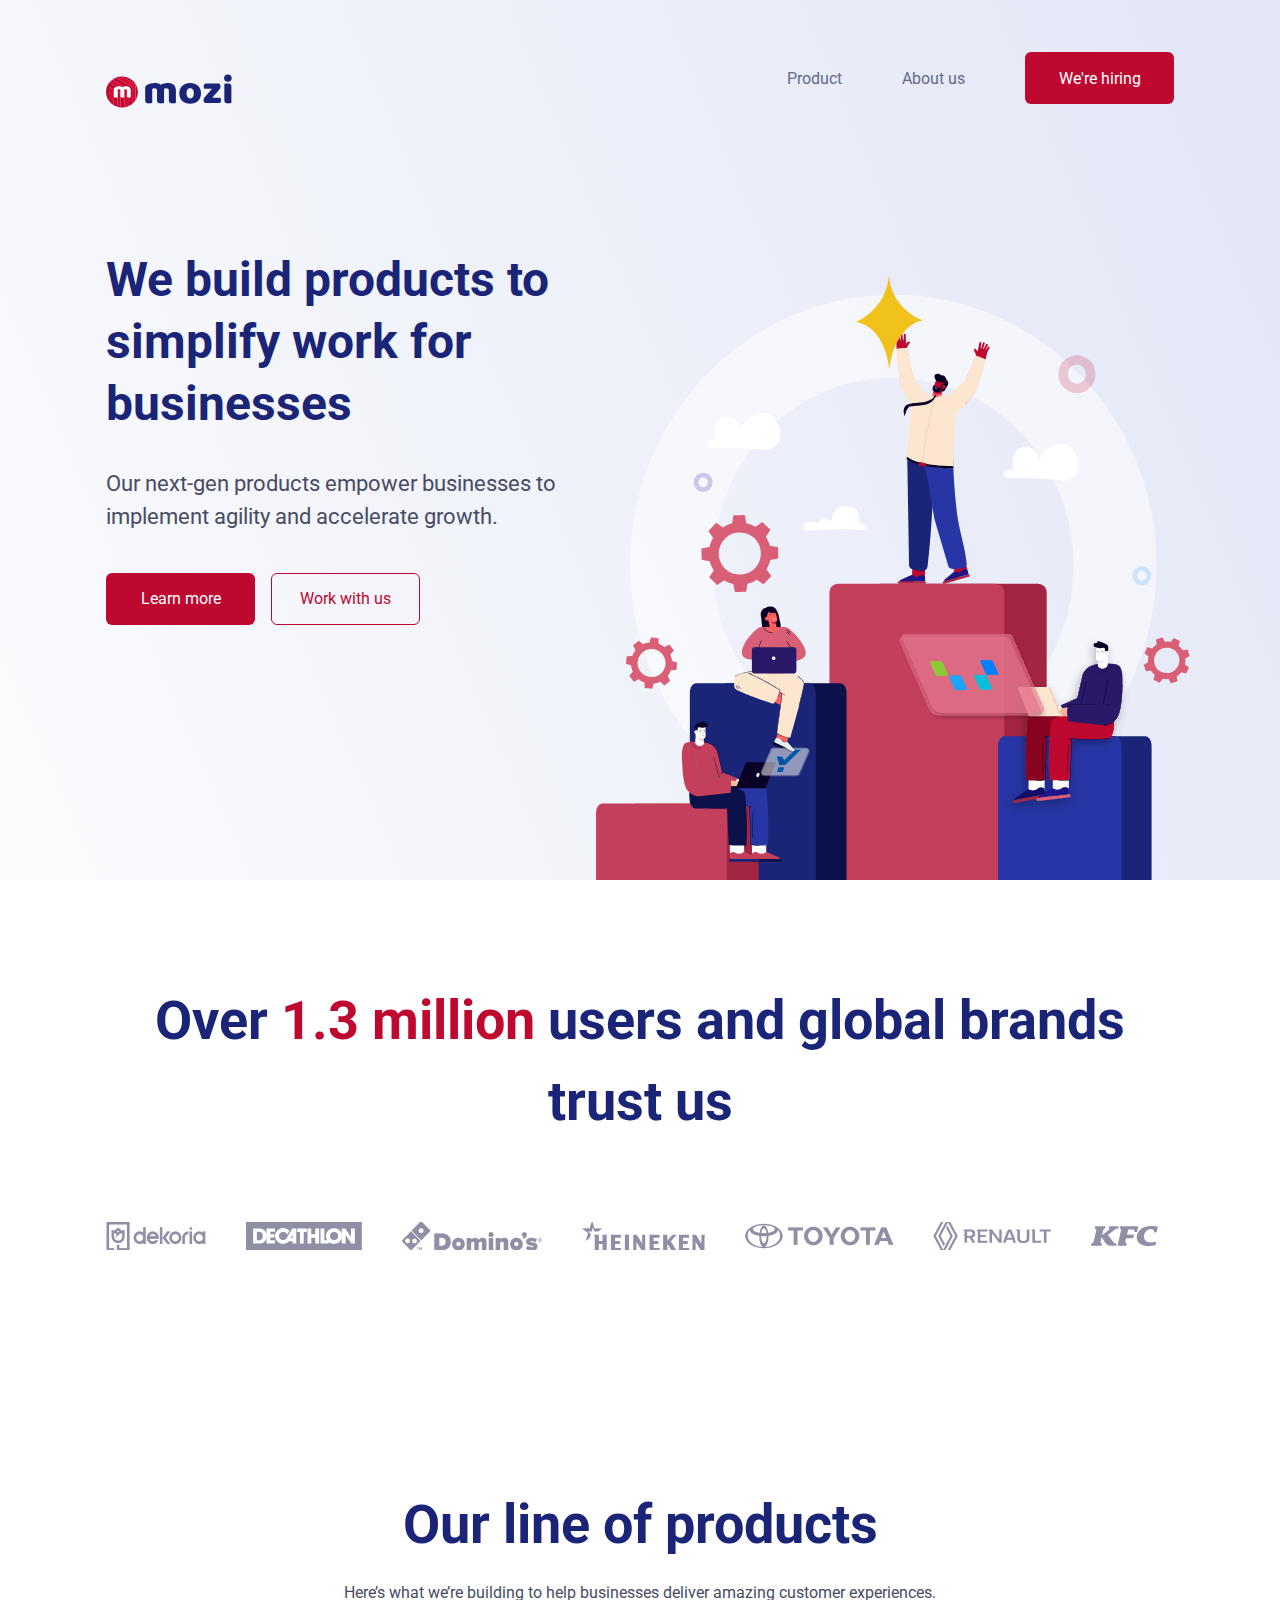
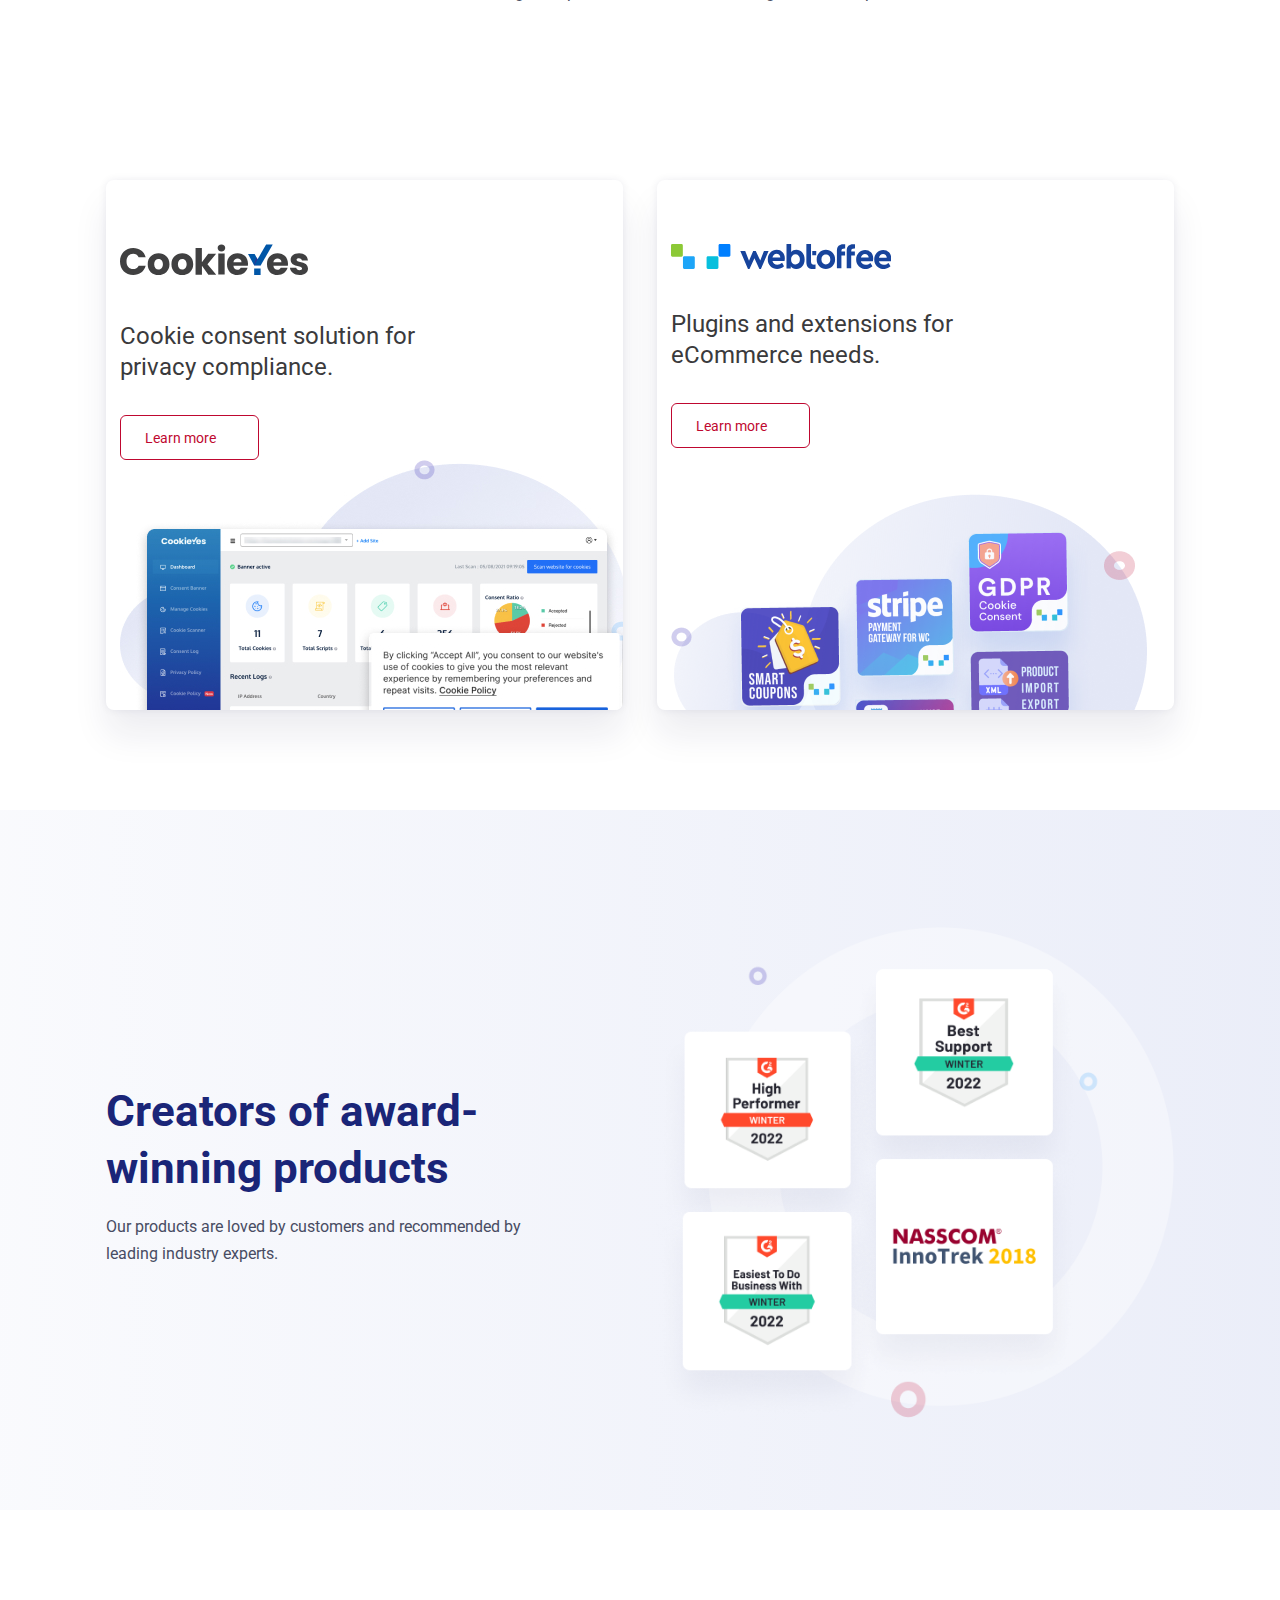
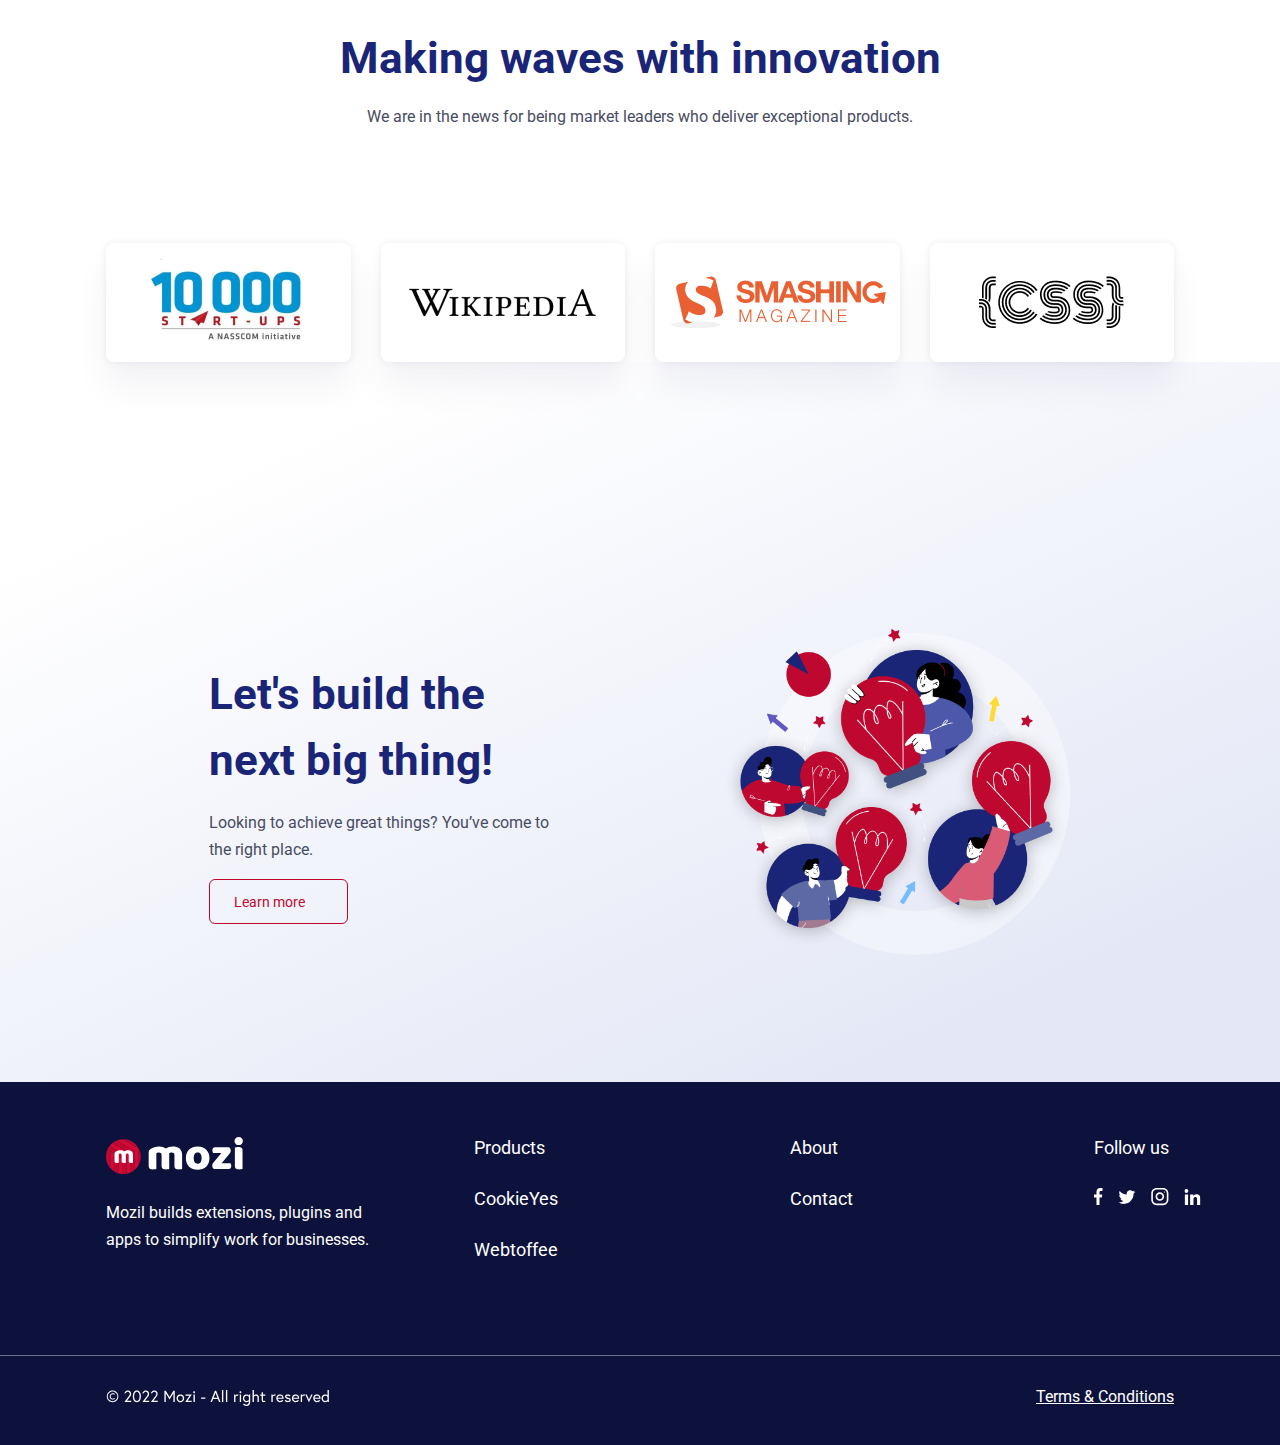
<file: index.html>
<!DOCTYPE html>
<html lang="en">
  <head>
    <meta charset="UTF-8" />
    <meta http-equiv="X-UA-Compatible" content="IE=edge" />
    <meta name="viewport" content="width=device-width, initial-scale=1.0" />
    <link rel="preconnect" href="https://fonts.googleapis.com" />
    <link rel="preconnect" href="https://fonts.gstatic.com" crossorigin />
    <link
      href="https://fonts.googleapis.com/css2?family=Roboto:wght@400;500;700&display=swap"
      rel="stylesheet" />
    <link rel="stylesheet" href="./css/style.css" />
    <title>Document</title>
  </head>
  <body>
    <!-- header section -->
    <header class="header">
      <!-- nav menu -->
      <nav class="container">
        <div class="wraper">
          <div class="nav_logo">
            <a href="./index.html"
              ><img src="./img/mozi_logo.svg" alt="mozi" class="nav_logo"
            /></a>
          </div>
          <div class="nav_wrapper">
            <ul class="nav_list">
              <li class="nav_list-item">
                <a href="./about.html" class="nav_link">Product</a>
              </li>
              <li class="nav_list-item">
                <a href="./product.html" class="nav_link">About us</a>
              </li>

              <li class="nav_list-item active">
                <a href="./contact.html" class="nav_link">We're hiring</a>
              </li>
            </ul>
            <div class="burger" id="burger">
              <img class="burger-img" src="./img/burger.png" alt="burger" />
            </div>
          </div>
        </div>
      </nav>

      <div class="container">
        <div class="wrapper">
          <div class="header_info">
            <h1 class="header_info-text">
              We build products to simplify work for businesses
            </h1>
            <p class="header_info-subtext">
              Our next-gen products empower businesses to <br />
              implement agility and accelerate growth.
            </p>
            <div class="header_info-btn">
              <a href="./about.html" class="btn_link">Learn more</a>
              <a href="./contact.html" class="btn_link2">Work with us</a>
            </div>
          </div>
          <!-- image -->
          <div class="header_info-image">
            <img
              src="./img/main_page/hero.svg"
              alt="group"
              class="info_image" />
          </div>
        </div>
      </div>
    </header>
    <!-- main section -->
    <main class="main">
      <section class="container">
        <div class="brand_wraper">
          <h2 class="brand_text">
            Over<span> 1.3 million</span> users and global brands trust us
          </h2>
          <img src="./img/main_page/brands.png" alt="brans" class="brand_img" />
          <div class="brand_subtext">
            <h2 class="brand_text">Our line of products</h2>
            <p>
              Here’s what we’re building to help businesses deliver amazing
              customer experiences.
            </p>
          </div>
        </div>
      </section>
    </main>

    <!-- midle section -->
    <div class="container">
      <div class="midle_section">
        <div class="midle_block">
          <img
            src="./img/main_page/Cookie_logo.svg"
            alt="cookie"
            class="midle_logo" />
          <h2 class="midle_text">
            Cookie consent solution for privacy compliance.
          </h2>
          <a href="./about.html" class="midle_btn">Learn more</a>
          <img
            src="./img/main_page/Cookies.jpg"
            alt="Cookies"
            class="midle_img" />
        </div>
        <div class="midle_block">
          <img
            src="./img/main_page/webtoffe_logo.svg"
            alt="webtoffe_logo"
            class="logo" />
          <h2 class="midle_text">
            Plugins and extensions for eCommerce needs.
          </h2>
          <a href="./about.html" class="midle_btn">Learn more</a>
          <img
            src="./img/main_page/Webtoffe.png"
            alt="webtoffe"
            class="midle_img" />
        </div>
      </div>
    </div>

    <!-- section creators -->

    <section class="creators">
      <div class="container">
        <div class="creators_wraper">
          <div class="creators_info">
            <h2 class="creators_text">Creators of award-winning products</h2>
            <p class="creators_subtext">
              Our products are loved by customers and recommended by leading
              industry experts.
            </p>
          </div>
          <div class="creators_block">
            <img src="./img/main_page/Creators.png" alt="Creators" />
          </div>
        </div>
      </div>
    </section>

    <!-- inovation section -->
    <section class="inovation">
      <div class="container">
        <div class="inovation_info">
          <h2 class="inovation_text">Making waves with innovation</h2>
          <p class="inovation_subtext">
            We are in the news for being market leaders who deliver exceptional
            products.
          </p>
        </div>
        <div class="inovation_img-block">
          <div class="image_block">
            <img
              src="./img/main_page/start_up.jpg"
              alt="start"
              class="inovation_image" />
          </div>
          <div class="image_block">
            <img
              src="./img/main_page/Wikipedia.jpg"
              alt="wiki"
              class="inovation_image" />
          </div>
          <div class="image_block">
            <img
              src="./img/main_page/smashing.jpg"
              alt="smashing"
              class="inovation_image" />
          </div>
          <div class="image_block">
            <img
              src="./img/main_page/css_img.jpg"
              alt="css"
              class="inovation_image" />
          </div>
        </div>
      </div>
    </section>

    <!-- build section -->
    <section class="build">
      <div class="container">
        <div class="build_wraper">
          <div class="build_info">
            <h2 class="build_text">Let's build the next big thing!</h2>
            <p class="build_subtext">
              Looking to achieve great things? You’ve come to the right place.
            </p>
            <a href="" class="midle_btn">Learn more</a>
          </div>

          <div class="build_block">
            <img
              src="./img/main_page/build_img.png"
              alt="build"
              class="build_img" />
          </div>
        </div>
      </div>
    </section>

    <!-- footer -->

    <footer class="footer">
      <div class="container">
        <div class="footer_wrapper">
          <!-- logo block -->
          <div class="footer_logo_block">
            <div class="footer_logo">
              <img src="./img/Mozi_white.svg" alt="mozi" />
            </div>
            <p class="footer_text">
              Mozil builds extensions, plugins and apps to simplify work for
              businesses.
            </p>
          </div>
          <div class="footer_wraper-links">
            <!-- block -->
            <div class="link_block">
              <a href="./about.html">Products</a>
              <a href="./about.html#Cookie">CookieYes</a>
              <a href="./about.html#webtofee">Webtoffee</a>
            </div>
            <!-- block -->
            <div class="link_block">
              <a href="./product.html"> About</a>

              <a href="./contact.html">Contact</a>
            </div>
            <!-- block -->
            <div class="link_block">
              <a href="#!">Follow us</a>
              <div class="image_links">
                <img src="./img/facebook.svg" alt="facebook" />
                <img src="./img/twitter.svg" alt="twitter" />
                <img src="./img/instagram.svg" alt="instagram" />
                <img src="./img/Linkedin.svg" alt="linked" />
              </div>
            </div>
          </div>
        </div>
      </div>
      <div class="footer_bottom">
        <div class="container">
          <div class="bottom_wraper">
            <img src="./img/mozi_reserv.svg" alt="" />

            <h2 class="bottom_text">Terms & Conditions</h2>
          </div>
        </div>
      </div>
    </footer>
    <script src="./js/app.js"></script>
  </body>
</html>
</file>
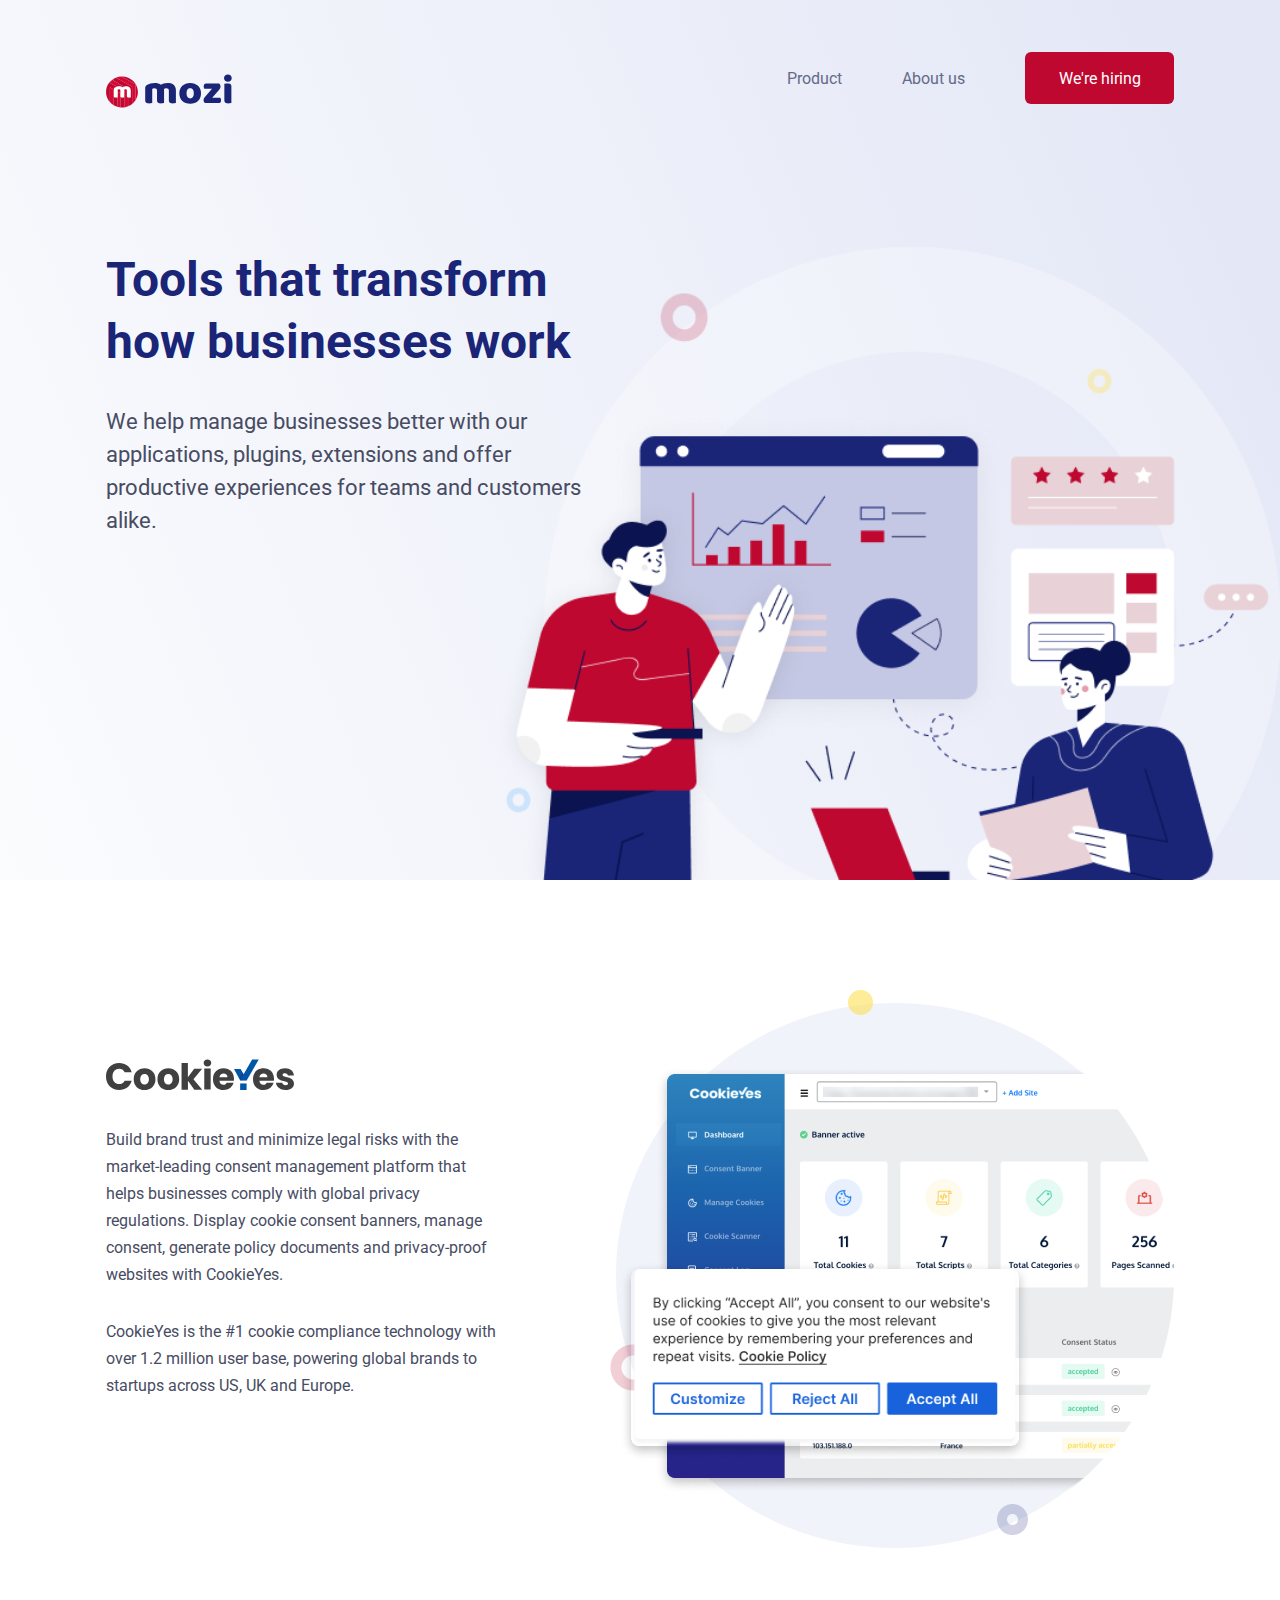
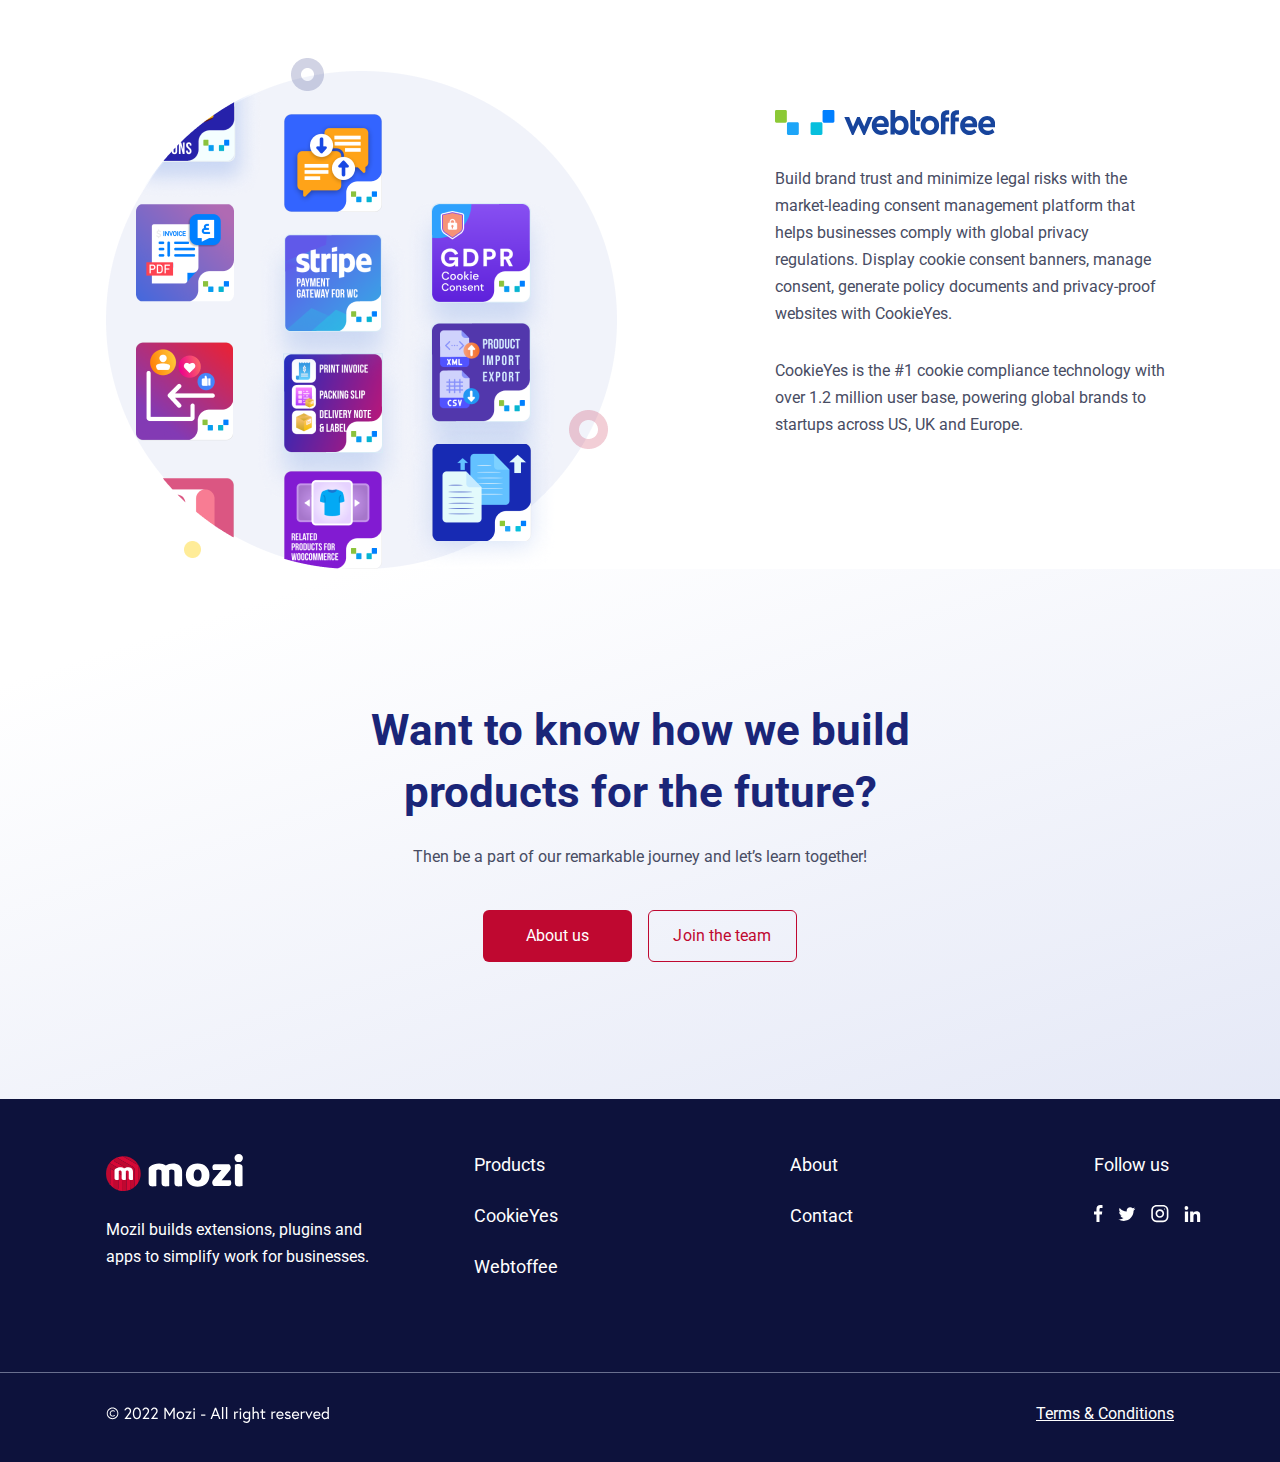
<file: about.html>
<!DOCTYPE html>
<html lang="en">
  <head>
    <meta charset="UTF-8" />
    <meta http-equiv="X-UA-Compatible" content="IE=edge" />
    <meta name="viewport" content="width=device-width, initial-scale=1.0" />
    <link rel="preconnect" href="https://fonts.googleapis.com" />
    <link rel="preconnect" href="https://fonts.gstatic.com" crossorigin />
    <link
      href="https://fonts.googleapis.com/css2?family=Roboto:wght@400;500;700&display=swap"
      rel="stylesheet" />
    <link rel="stylesheet" href="./css/style.css" />
    <title>Document</title>
  </head>
  <body>
    <!-- header section -->
    <header class="header">
      <!-- nav menu -->
      <nav class="container">
  <div class="wraper">
    <div class="nav_logo">
      <a href="./index.html"
        ><img src="./img/mozi_logo.svg" alt="mozi" class="nav_logo"
      /></a>
    </div>
    <div class="nav_wrapper">
      <ul class="nav_list">
        <li class="nav_list-item">
          <a href="./about.html" class="nav_link">Product</a>
        </li>
        <li class="nav_list-item">
          <a href="./product.html" class="nav_link">About us</a>
        </li>

        <li class="nav_list-item active">
          <a href="./contact.html" class="nav_link">We're hiring</a>
        </li>
      </ul>
      <div class="burger" id="burger">
        <img class="burger-img" src="./img/burger.png" alt="burger" />
      </div>
    </div>
  </div>
</nav>

      <div class="container">
        <div class="wrapper">
          <div class="header_info">
            <h1 class="header_info-text">
              Tools that transform how businesses work
            </h1>
            <p class="header_info-subtext">
              We help manage businesses better with our applications, plugins,
              extensions and offer productive experiences for teams and
              customers alike.
            </p>
          </div>
          <!-- image -->
          <div class="header_info-image">
            <img
              src="./img/about_page/header_img.png"
              alt="group"
              class="info_image" />
          </div>
        </div>
      </div>
    </header>
    <!-- about section -->
    <main class="about_info">
      <div class="container">
        <div class="about_wraper">
          <div class="about_block">
            <img src="./img/main_page/Cookie_logo.svg" alt="" id="Cookie" />
            <p class="about_text">
              Build brand trust and minimize legal risks with the market-leading
              consent management platform that helps businesses comply with
              global privacy regulations. Display cookie consent banners, manage
              consent, generate policy documents and privacy-proof websites with
              CookieYes.
            </p>
            <p class="about_text">
              CookieYes is the #1 cookie compliance technology with over 1.2
              million user base, powering global brands to startups across US,
              UK and Europe.
            </p>
          </div>
          <div class="about_img">
            <img src="./img/about_page/about_cookie.png" alt="cookie" />
          </div>
        </div>
        <!-- another block -->
        <div class="about_wraper2">
          <div class="about_img">
            <img src="./img/about_page/about_webtofee.png" alt="cookie" />
          </div>
          <div class="about_block">
            <img
              src="./img/main_page/webtoffe_logo.svg"
              alt="webtofee"
              id="webtofee" />
            <p class="about_text">
              Build brand trust and minimize legal risks with the market-leading
              consent management platform that helps businesses comply with
              global privacy regulations. Display cookie consent banners, manage
              consent, generate policy documents and privacy-proof websites with
              CookieYes.
            </p>
            <p class="about_text">
              CookieYes is the #1 cookie compliance technology with over 1.2
              million user base, powering global brands to startups across US,
              UK and Europe.
            </p>
          </div>
        </div>
      </div>
    </main>

    <!-- about build section -->
    <section class="about_build">
      <div class="contain">
        <div class="about_build-wraper">
          <h2 class="about_build-text">
            Want to know how we build products for the future?
          </h2>
          <p class="about_build-subtext">
            Then be a part of our remarkable journey and let’s learn together!
          </p>
          <div class="about_btn_block">
            <div class="header_info-btn">
              <a href="./product.html" class="btn_link">About us</a>
              <a href="./contact.html" class="btn_link2">Join the team</a>
            </div>
          </div>
        </div>
      </div>
    </section>

    <!-- footer -->
    <footer class="footer">
      <div class="container">
        <div class="footer_wrapper">
          <!-- logo block -->
          <div class="footer_logo_block">
            <div class="footer_logo">
              <img src="./img/Mozi_white.svg" alt="mozi" />
            </div>
            <p class="footer_text">
              Mozil builds extensions, plugins and apps to simplify work for
              businesses.
            </p>
          </div>
          <div class="footer_wraper-links">
            <!-- block -->
            <div class="link_block">
              <a href="./about.html">Products</a>
              <a href="#Cookie">CookieYes</a>
              <a href="#webtofee">Webtoffee</a>
            </div>
            <!-- block -->
            <div class="link_block">
              <a href="./product.html"> About</a>

              <a href="./contact.html">Contact</a>
            </div>
            <!-- block -->
            <div class="link_block">
              <a href="">Follow us</a>
              <div class="image_links">
                <img src="./img/facebook.svg" alt="facebook" />
                <img src="./img/twitter.svg" alt="twitter" />
                <img src="./img/instagram.svg" alt="instagram" />
                <img src="./img/Linkedin.svg" alt="linked" />
              </div>
            </div>
          </div>
        </div>
      </div>
      <div class="footer_bottom">
        <div class="container">
          <div class="bottom_wraper">
            <img src="./img/mozi_reserv.svg" alt="" />

            <h2 class="bottom_text">Terms & Conditions</h2>
          </div>
        </div>
      </div>
    </footer>
    <script src="./js/app.js"></script>
  </body>
</html>
</file>
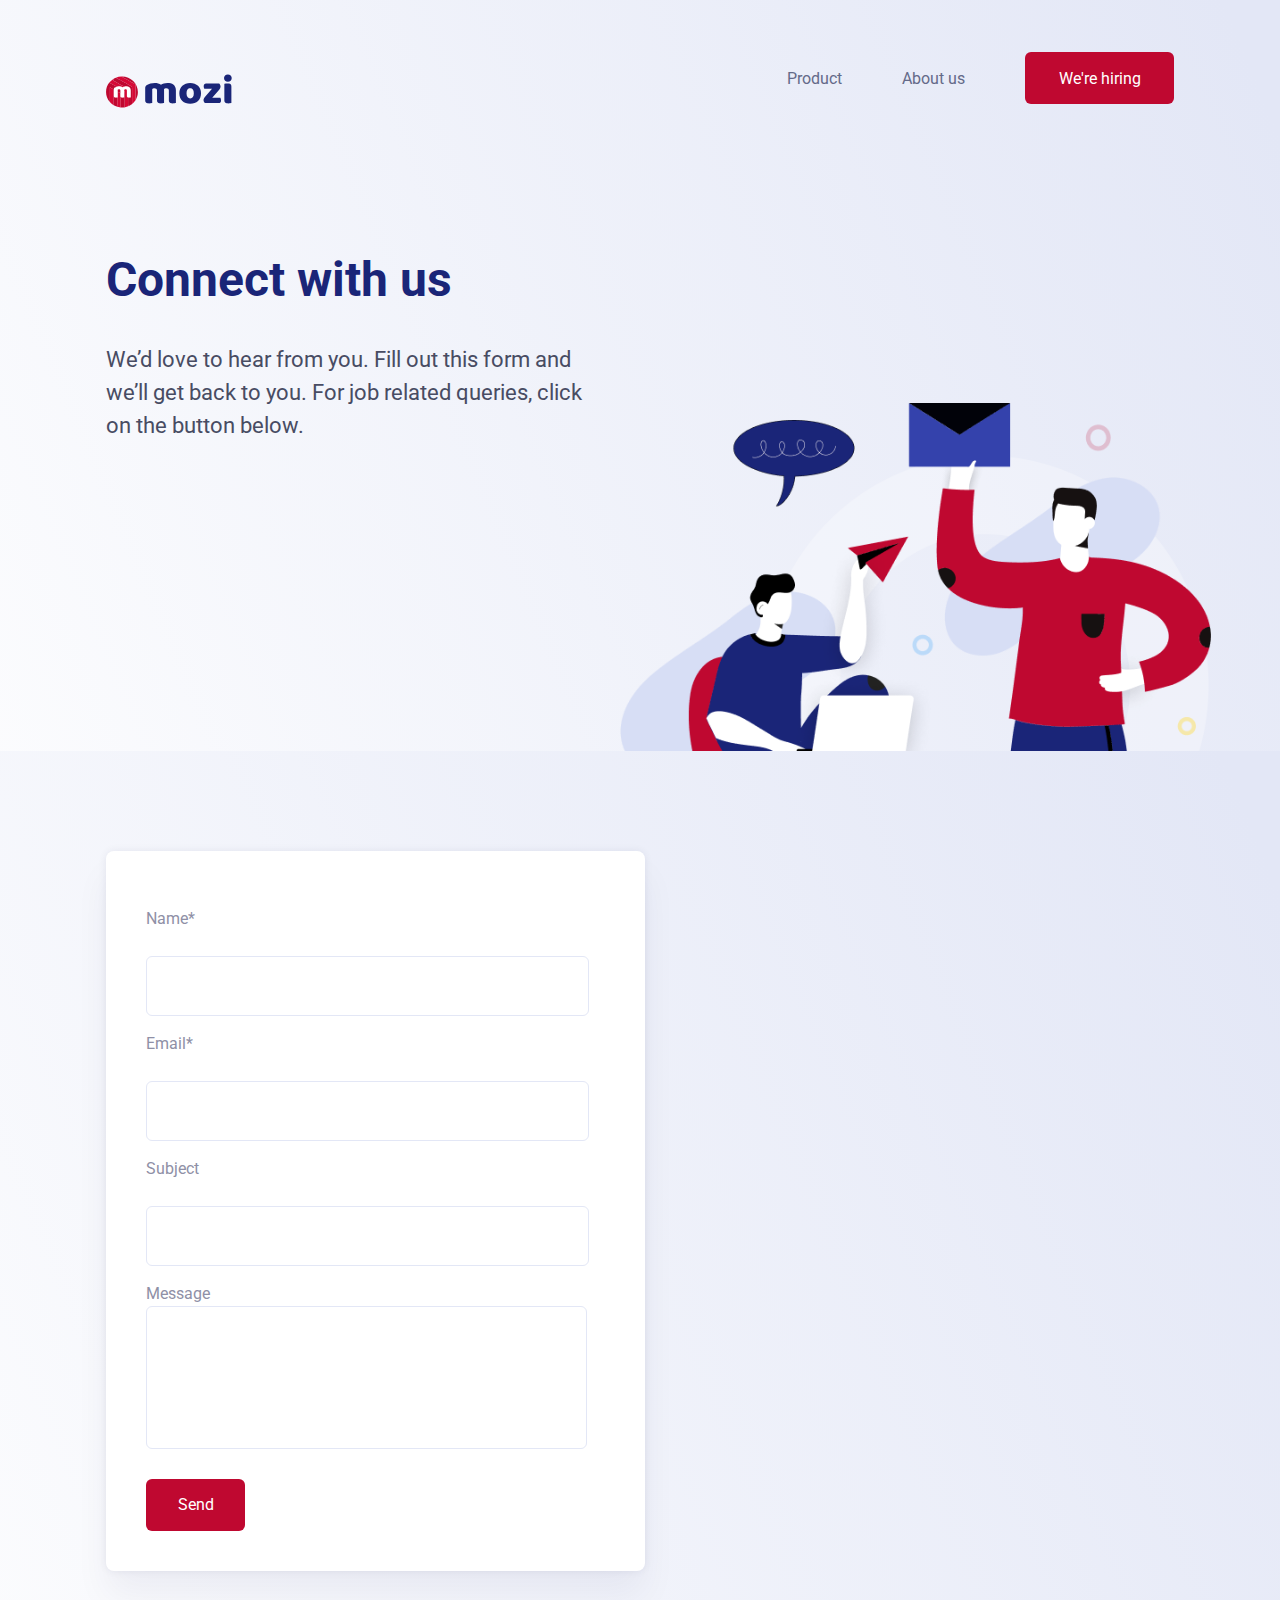
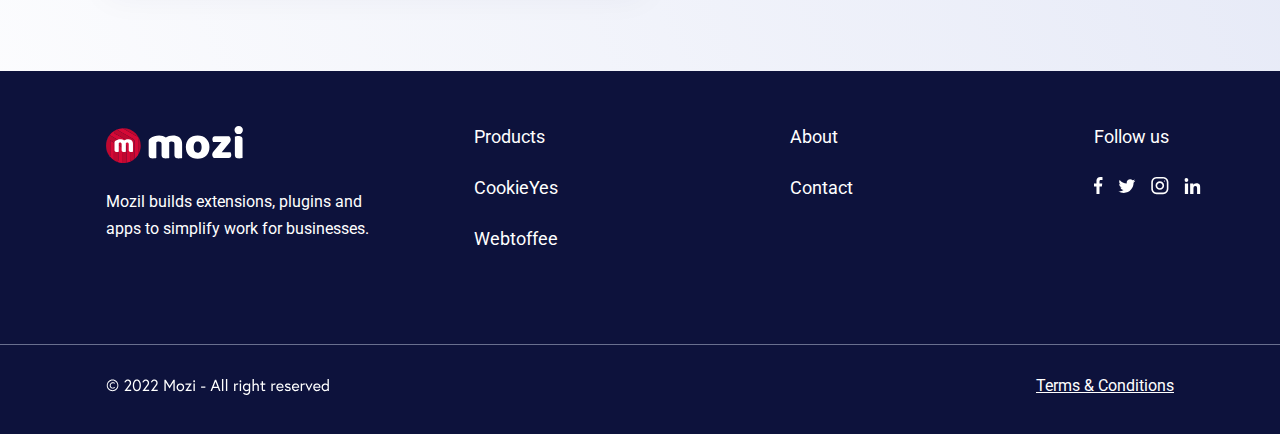
<file: contact.html>
<!DOCTYPE html>
<html lang="en">
  <head>
    <meta charset="UTF-8" />
    <meta http-equiv="X-UA-Compatible" content="IE=edge" />
    <meta name="viewport" content="width=device-width, initial-scale=1.0" />
    <link rel="preconnect" href="https://fonts.googleapis.com" />
    <link rel="preconnect" href="https://fonts.gstatic.com" crossorigin />
    <link
      href="https://fonts.googleapis.com/css2?family=Roboto:wght@400;500;700&display=swap"
      rel="stylesheet" />
    <link rel="stylesheet" href="./css/style.css" />
    <title>Document</title>
  </head>
  <body>
    <!-- header section -->
    <header class="header">
      <!-- nav menu -->
      <nav class="container">
  <div class="wraper">
    <div class="nav_logo">
      <a href="./index.html"
        ><img src="./img/mozi_logo.svg" alt="mozi" class="nav_logo"
      /></a>
    </div>
    <div class="nav_wrapper">
      <ul class="nav_list">
        <li class="nav_list-item">
          <a href="./about.html" class="nav_link">Product</a>
        </li>
        <li class="nav_list-item">
          <a href="./product.html" class="nav_link">About us</a>
        </li>

        <li class="nav_list-item active">
          <a href="./contact.html" class="nav_link">We're hiring</a>
        </li>
      </ul>
      <div class="burger" id="burger">
        <img class="burger-img" src="./img/burger.png" alt="burger" />
      </div>
    </div>
  </div>
</nav>

      <div class="container">
        <div class="wrapper contact_header-wraper">
          <div class="header_info">
            <h1 class="header_info-text">Connect with us</h1>
            <p class="header_info-subtext">
              We’d love to hear from you. Fill out this form and we’ll get back
              to you. For job related queries, click on the button below.
            </p>
          </div>
          <!-- image -->
          <div class="header_info-image">
            <img
              src="./img/contact/contact img.png"
              alt="group"
              class="info_image" />
          </div>
        </div>
      </div>
    </header>
    <main class="contact_form_section">
      <div class="container">
        <div class="form_wraper">
          <form action="" class="form_section">
            <p>Name*</p>
            <input type="text" required />
            <p>Email*</p>
            <input type="email" name="" id="" required />
            <p>Subject</p>
            <input type="text" />
            <p>Message</p>
            <textarea class="text_area"></textarea>
            <button type="submit" class="form_btn">Send</button>
          </form>
        </div>
      </div>
    </main>
    <!-- footer -->
    <footer class="footer">
      <div class="container">
        <div class="footer_wrapper">
          <!-- logo block -->
          <div class="footer_logo_block">
            <div class="footer_logo">
              <img src="./img/Mozi_white.svg" alt="mozi" />
            </div>
            <p class="footer_text">
              Mozil builds extensions, plugins and apps to simplify work for
              businesses.
            </p>
          </div>
          <div class="footer_wraper-links">
            <!-- block -->
            <div class="link_block">
              <a href="./about.html">Products</a>
              <a href="./about.html#Cookie">CookieYes</a>
              <a href="./about.html#webtofee">Webtoffee</a>
            </div>
            <!-- block -->
            <div class="link_block">
              <a href="./product.html"> About</a>

              <a href="./contact.html">Contact</a>
            </div>
            <!-- block -->
            <div class="link_block">
              <a href="#!">Follow us</a>
              <div class="image_links">
                <img src="./img/facebook.svg" alt="facebook" />
                <img src="./img/twitter.svg" alt="twitter" />
                <img src="./img/instagram.svg" alt="instagram" />
                <img src="./img/Linkedin.svg" alt="linked" />
              </div>
            </div>
          </div>
        </div>
      </div>
      <div class="footer_bottom">
        <div class="container">
          <div class="bottom_wraper">
            <img src="./img/mozi_reserv.svg" alt="" />

            <h2 class="bottom_text">Terms & Conditions</h2>
          </div>
        </div>
      </div>
    </footer>
    <script src="./js/app.js"></script>
  </body>
</html>
</file>
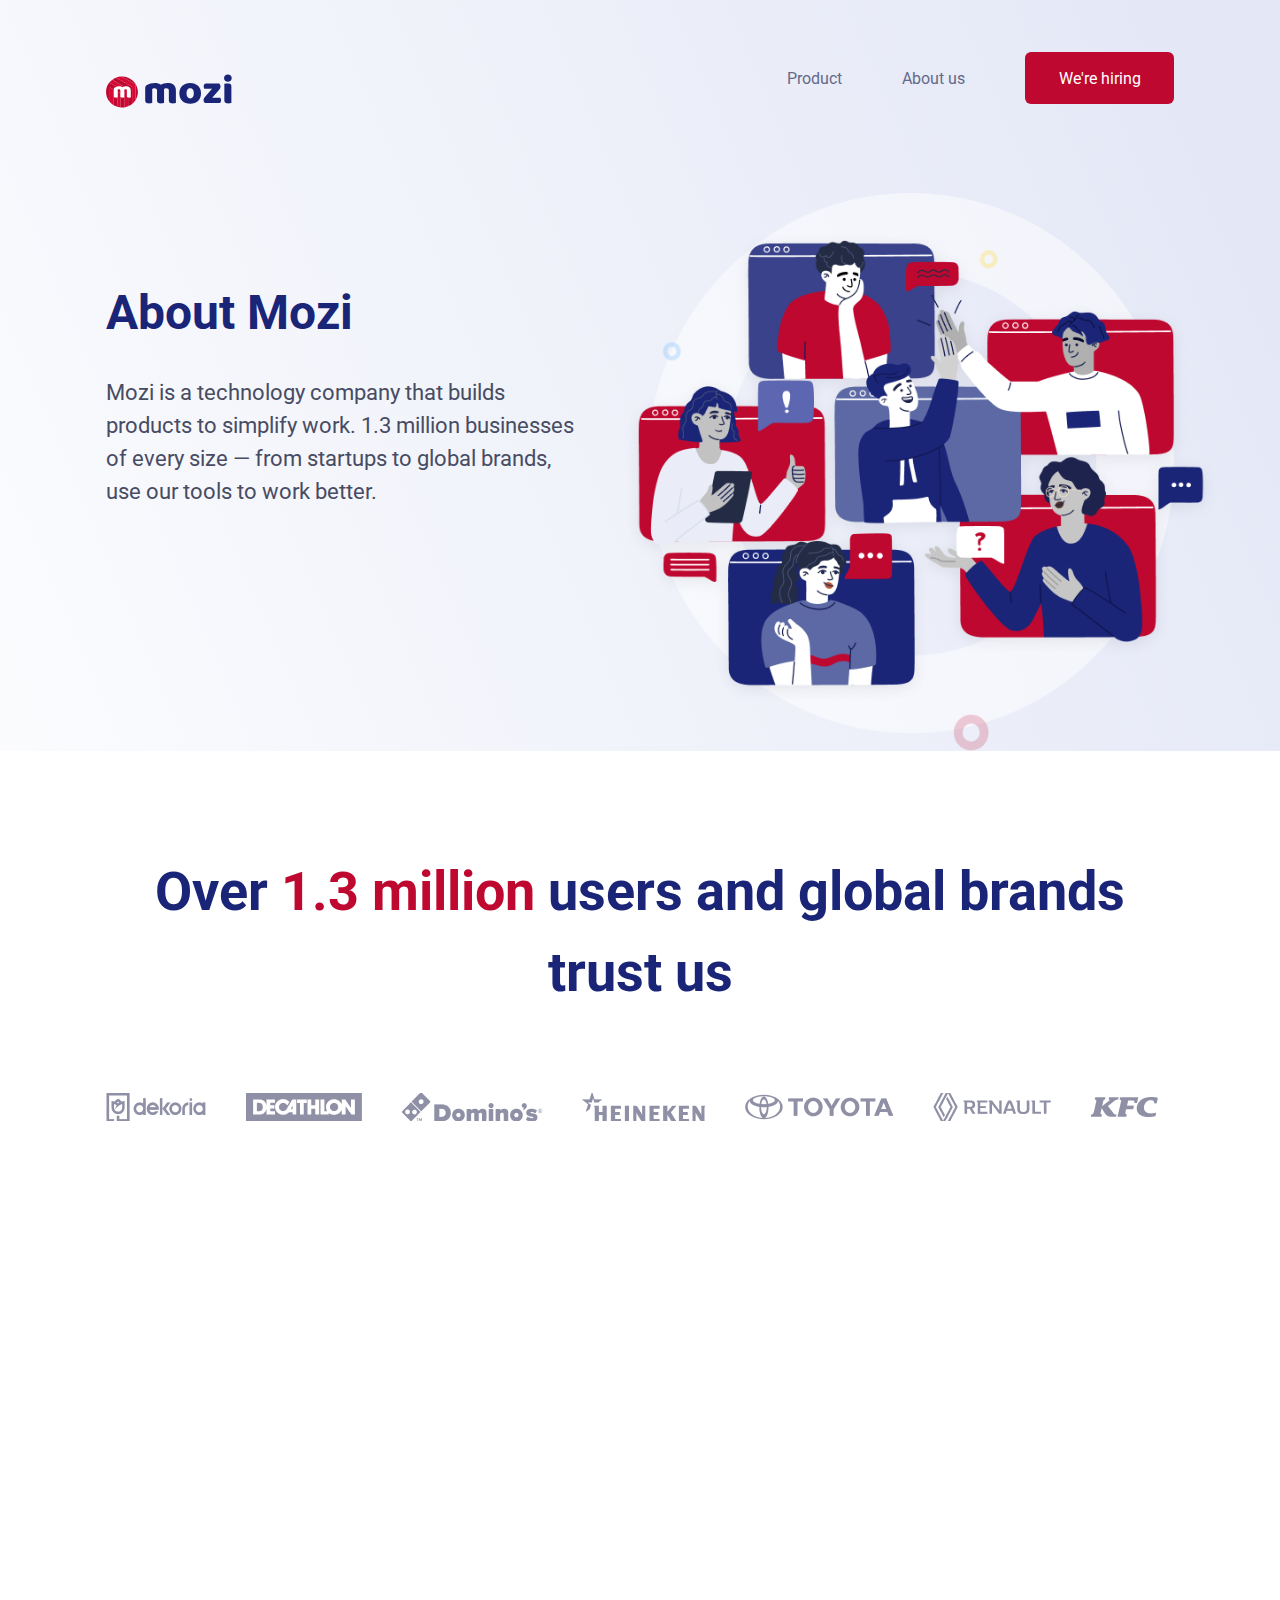
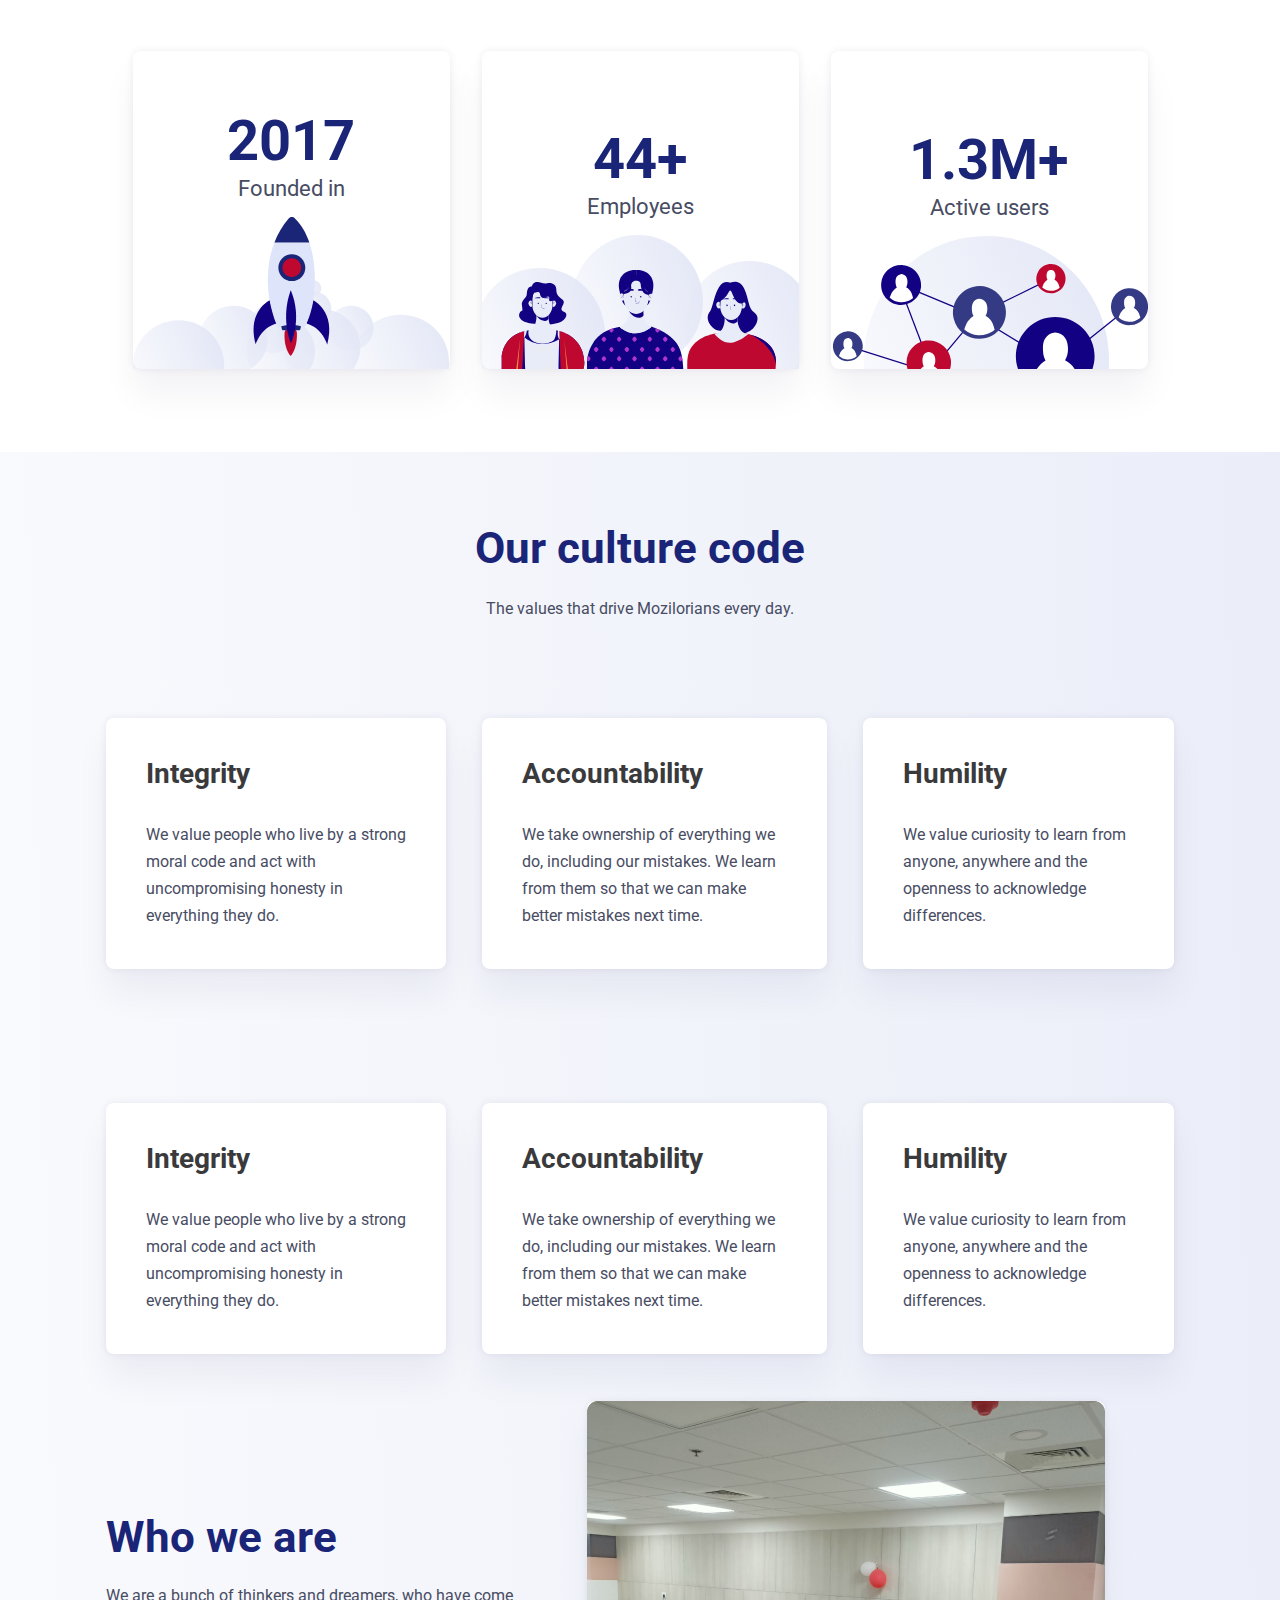
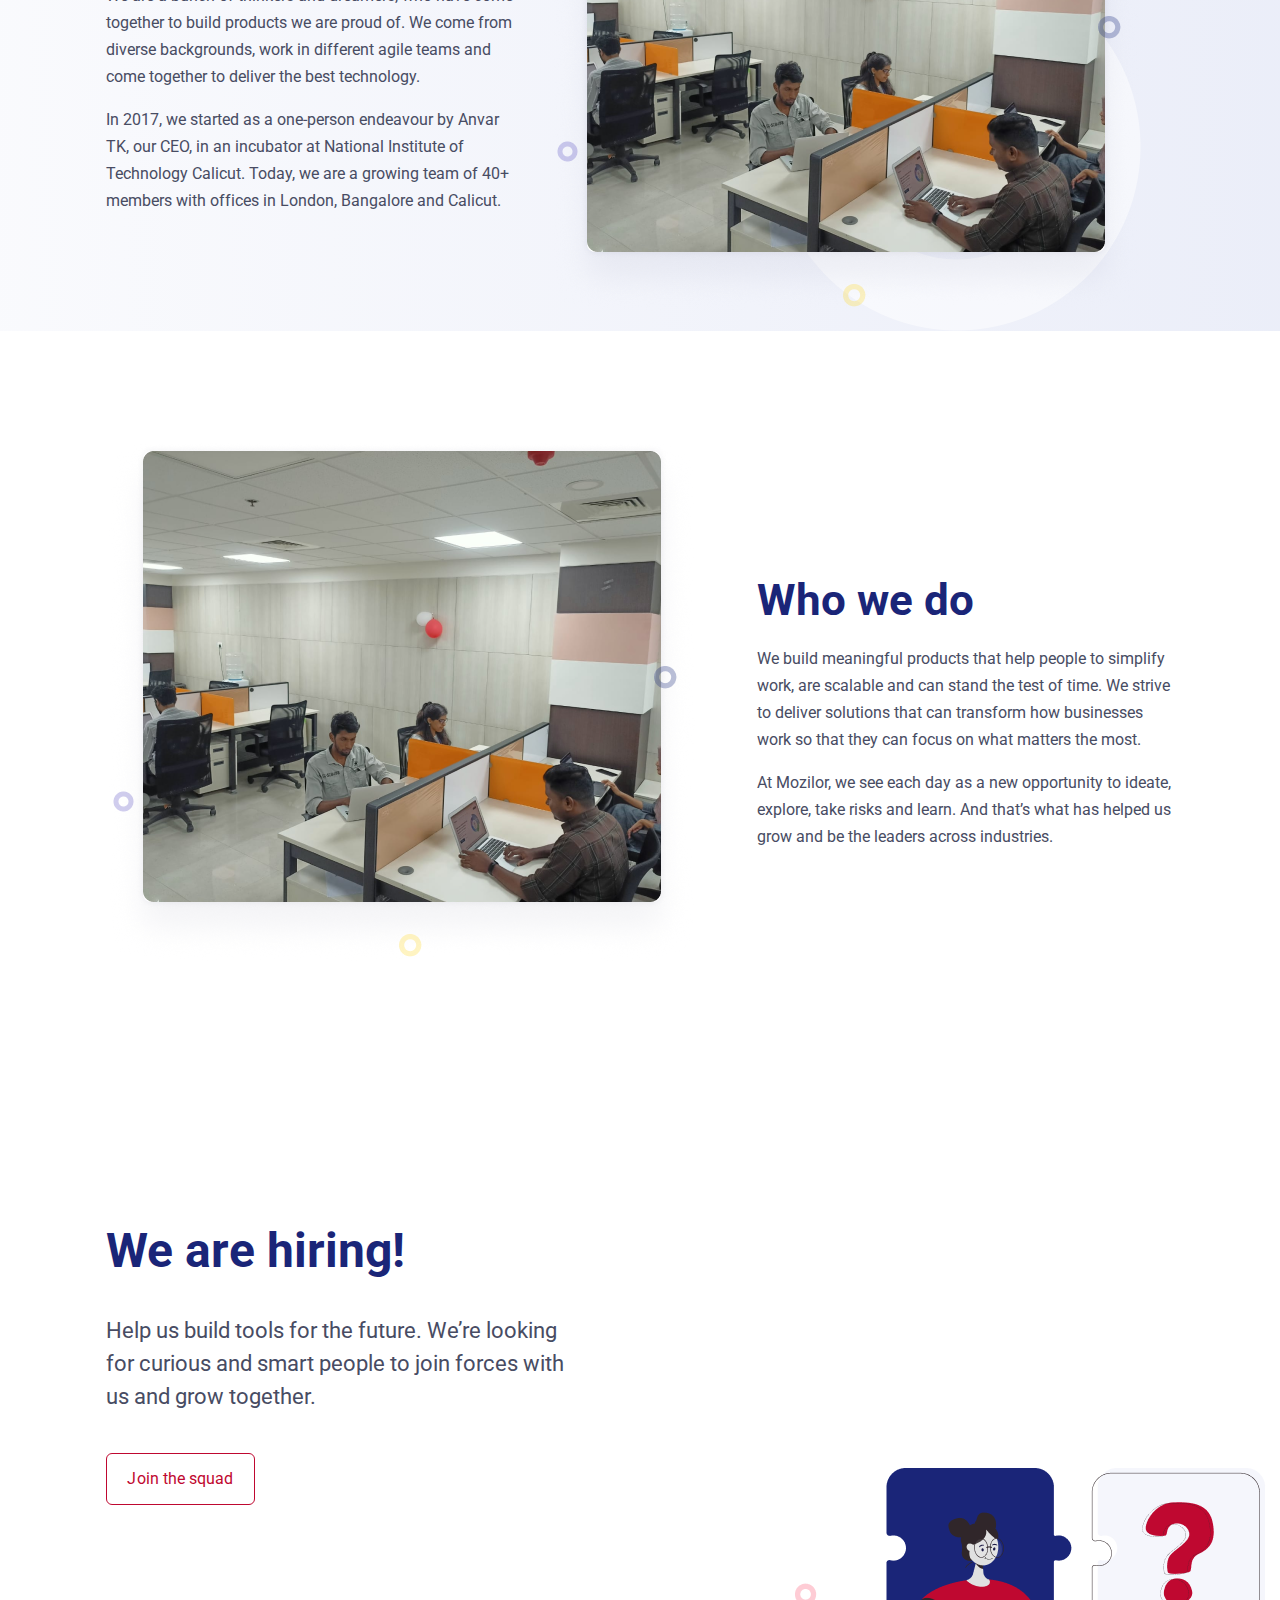
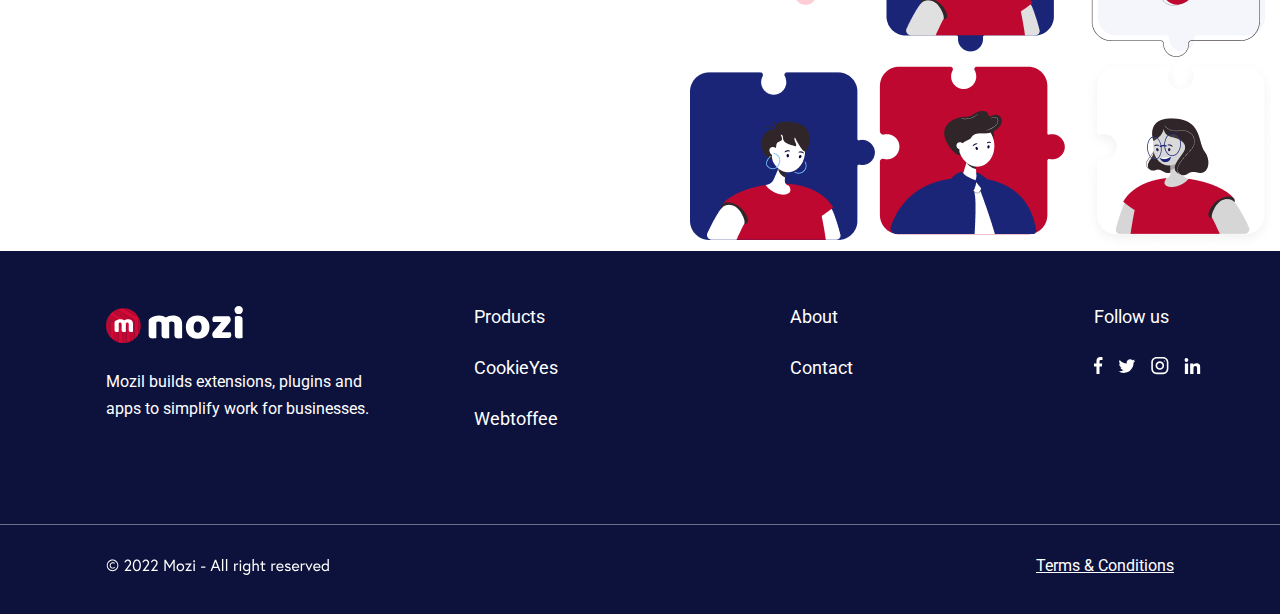
<file: product.html>
<!DOCTYPE html>
<html lang="en">
  <head>
    <meta charset="UTF-8" />
    <meta http-equiv="X-UA-Compatible" content="IE=edge" />
    <meta name="viewport" content="width=device-width, initial-scale=1.0" />
    <link rel="preconnect" href="https://fonts.googleapis.com" />
    <link rel="preconnect" href="https://fonts.gstatic.com" crossorigin />
    <link
      href="https://fonts.googleapis.com/css2?family=Roboto:wght@400;500;700&display=swap"
      rel="stylesheet" />
    <link rel="stylesheet" href="./css/style.css" />
    <title>Document</title>
  </head>
  <body>
    <!-- header section -->
    <header class="header">
      <!-- nav menu -->
      <nav class="container">
  <div class="wraper">
    <div class="nav_logo">
      <a href="./index.html"
        ><img src="./img/mozi_logo.svg" alt="mozi" class="nav_logo"
      /></a>
    </div>
    <div class="nav_wrapper">
      <ul class="nav_list">
        <li class="nav_list-item">
          <a href="./about.html" class="nav_link">Product</a>
        </li>
        <li class="nav_list-item">
          <a href="./product.html" class="nav_link">About us</a>
        </li>

        <li class="nav_list-item active">
          <a href="./contact.html" class="nav_link">We're hiring</a>
        </li>
      </ul>
      <div class="burger" id="burger">
        <img class="burger-img" src="./img/burger.png" alt="burger" />
      </div>
    </div>
  </div>
</nav>

      <div class="container">
        <div class="wrapper product_header-wraper">
          <div class="header_info">
            <h1 class="header_info-text">About Mozi</h1>
            <p class="header_info-subtext">
              Mozi is a technology company that builds products to simplify
              work. 1.3 million businesses of every size — from startups to
              global brands, use our tools to work better.
            </p>
          </div>
          <!-- image -->
          <div class="header_info-image product_header">
            <img
              src="./img/product_page/product_header.png"
              alt="group"
              class="info_image" />
          </div>
        </div>
      </div>
    </header>
    <!-- about section -->
    <main class="main">
      <section class="container">
        <div class="brand_wraper">
          <h2 class="brand_text">
            Over<span> 1.3 million</span> users and global brands trust us
          </h2>
          <img
            src="./img/main_page/brands.png"
            alt="brans"
            class="brand_img fix_img" />
        </div>
      </section>
    </main>
    <!-- section -->
    <section class="container">
      <div class="product_brand">
        <div class="product_brand-block">
          <h2 class="product_text">2017</h2>
          <p>Founded in</p>
          <img src="./img/product_page/rocket.svg" alt="rocket" />
        </div>
        <div class="product_brand-block">
          <h2 class="product_text">44+</h2>
          <p>Employees</p>
          <img src="./img/product_page/group2.svg" alt="group" />
        </div>
        <div class="product_brand-block">
          <h2 class="product_text">1.3M+</h2>
          <p>Active users</p>
          <img src="./img/product_page/people.svg" alt="people" />
        </div>
      </div>
    </section>

    <!-- product culture section -->
    <section class="product_culture">
      <div class="container">
        <!-- header text -->
        <div class="culture_header">
          <h2>Our culture code</h2>
          <p>The values that drive Mozilorians every day.</p>
        </div>
        <!-- culture column -->
        <div class="culture_column-wraper">
          <div class="culture_info-wraper">
            <div class="culture_info_block">
              <h2>Integrity</h2>
              <p>
                We value people who live by a strong moral code and act with
                uncompromising honesty in everything they do.
              </p>
            </div>
            <div class="culture_info_block">
              <h2>Accountability</h2>
              <p>
                We take ownership of everything we do, including our mistakes.
                We learn from them so that we can make better mistakes next
                time.
              </p>
            </div>
            <div class="culture_info_block">
              <h2>Humility</h2>
              <p>
                We value curiosity to learn from anyone, anywhere and the
                openness to acknowledge differences.
              </p>
            </div>
          </div>
          <div class="culture_info-wraper">
            <div class="culture_info_block">
              <h2>Integrity</h2>
              <p>
                We value people who live by a strong moral code and act with
                uncompromising honesty in everything they do.
              </p>
            </div>
            <div class="culture_info_block">
              <h2>Accountability</h2>
              <p>
                We take ownership of everything we do, including our mistakes.
                We learn from them so that we can make better mistakes next
                time.
              </p>
            </div>
            <div class="culture_info_block">
              <h2>Humility</h2>
              <p>
                We value curiosity to learn from anyone, anywhere and the
                openness to acknowledge differences.
              </p>
            </div>
          </div>
        </div>
        <!-- culture bottom section -->
        <div class="culture_bottom">
          <div class="culture_bottom_info">
            <h2 class="text_global">Who we are</h2>
            <p class="text_global_small">
              We are a bunch of thinkers and dreamers, who have come together to
              build products we are proud of. We come from diverse backgrounds,
              work in different agile teams and come together to deliver the
              best technology.
            </p>
            <p class="text_global_small">
              In 2017, we started as a one-person endeavour by Anvar TK, our
              CEO, in an incubator at National Institute of Technology Calicut.
              Today, we are a growing team of 40+ members with offices in
              London, Bangalore and Calicut.
            </p>
          </div>
          <div class="culture_image_block">
            <img src="./img/product_page/who_we.png" alt="who we are" />
          </div>
        </div>
      </div>
    </section>
    <!-- what we do  -->
    <div class="contain what_do">
      <div class="culture_bottom">
        <div class="culture_image_block">
          <img src="./img/product_page/who_we.png" alt="who we are" />
        </div>
        <div class="culture_bottom_info">
          <h2 class="text_global">Who we do</h2>
          <p class="text_global_small">
            We build meaningful products that help people to simplify work, are
            scalable and can stand the test of time. We strive to deliver
            solutions that can transform how businesses work so that they can
            focus on what matters the most.
          </p>
          <p class="text_global_small">
            At Mozilor, we see each day as a new opportunity to ideate, explore,
            take risks and learn. And that’s what has helped us grow and be the
            leaders across industries.
          </p>
        </div>
      </div>
    </div>

    <!-- we are hiring -->
    <div class="product_last">
      <div class="container">
        <div class="wrapper">
          <div class="header_info">
            <h1 class="header_info-text">We are hiring!</h1>
            <p class="header_info-subtext">
              Help us build tools for the future. We’re looking for curious and
              smart people to join forces with us and grow together.
            </p>
            <div class="header_info-btn">
              <a href="./contact.html" class="btn_link2">Join the squad</a>
            </div>
          </div>
          <!-- image -->
          <div class="header_info-image">
            <img
              src="./img/product_page/product_last.png"
              alt="group"
              class="info_image" />
          </div>
        </div>
      </div>
    </div>
    <!-- footer -->
    <footer class="footer">
      <div class="container">
        <div class="footer_wrapper">
          <!-- logo block -->
          <div class="footer_logo_block">
            <div class="footer_logo">
              <img src="./img/Mozi_white.svg" alt="mozi" />
            </div>
            <p class="footer_text">
              Mozil builds extensions, plugins and apps to simplify work for
              businesses.
            </p>
          </div>
          <div class="footer_wraper-links">
            <!-- block -->
            <div class="link_block">
              <a href="./about.html">Products</a>
              <a href="./about.html#Cookie">CookieYes</a>
              <a href="./about.html#webtofee">Webtoffee</a>
            </div>
            <!-- block -->
            <div class="link_block">
              <a href="./product.html"> About</a>

              <a href="./contact.html">Contact</a>
            </div>
            <!-- block -->
            <div class="link_block">
              <a href="#!">Follow us</a>
              <div class="image_links">
                <img src="./img/facebook.svg" alt="facebook" />
                <img src="./img/twitter.svg" alt="twitter" />
                <img src="./img/instagram.svg" alt="instagram" />
                <img src="./img/Linkedin.svg" alt="linked" />
              </div>
            </div>
          </div>
        </div>
      </div>
      <div class="footer_bottom">
        <div class="container">
          <div class="bottom_wraper">
            <img src="./img/mozi_reserv.svg" alt="" />

            <h2 class="bottom_text">Terms & Conditions</h2>
          </div>
        </div>
      </div>
    </footer>
    <script src="./js/app.js"></script>
  </body>
</html>
</file>
<file: css/style.css>
/* Box sizing rules */

*,
*::before,
*::after {
  box-sizing: border-box;
}

/* Remove default margin */

body,
h1,
h2,
h3,
h4,
p,
figure,
blockquote,
dl,
dd {
  margin: 0;
}

/* Remove list styles on ul, ol elements with a list role, which suggests default styling will be removed */

ul[role=list],
ol[role=list] {
  list-style: none;
}

/* Set core root defaults */

html:focus-within {
  scroll-behavior: smooth;
}

/* Set core body defaults */

body {
  min-height: 100vh;
  text-rendering: optimizeSpeed;
  line-height: 1.5;
}

/* A elements that don't have a class get default styles */

a:not([class]) {
  -webkit-text-decoration-skip: ink;
          text-decoration-skip-ink: auto;
}

/* Make images easier to work with */

img,
picture {
  display: block;
}

/* Inherit fonts for inputs and buttons */

input,
button,
textarea,
select {
  font: inherit;
}

/* Remove all animations, transitions and smooth scroll for people that prefer not to see them */

.container {
  max-width: 1148px;
  width: 100%;
  margin: 0 auto;
  padding: 0 40px;
}

.header {
  background: linear-gradient(247.11deg, #e3e7f6 3.56%, rgba(227, 231, 246, 0) 115.17%);
}

.wraper {
  display: flex;
  justify-content: space-between;
  align-items: center;
}

.wraper .nav_logo {
  margin-top: 31px;
  max-width: 180px;
}

.wraper .nav_list {
  display: flex;
  gap: 60px;
}

.wraper .nav_list .nav_list-item {
  list-style: none;
  display: flex;
  align-items: center;
  margin-top: 36px;
}

.nav_wrapper {
  position: relative;
}

.burger {
  display: none;
  margin-top: 53px;
}

.burger img {
  width: 30px;
}

.nav_link {
  color: #646a89;
  text-decoration: none;
  font-style: normal;
  font-weight: 400;
  font-size: 16px;
  line-height: 33px;
}

.nav_link:hover {
  color: #bf0830;
  transition: 0.5s all ease;
}

.active {
  width: 149px;
  height: 52px;
  background: #bf0830;
  border-radius: 6px;
  display: flex;
  justify-content: center;
  margin-top: 24px;
}

.active .nav_link {
  color: #fff;
}

.active:hover {
  background: #d00a35;
  transition: all 0.5s ease;
}

.header_info {
  max-width: 479px;
  margin-top: 129px;
  margin-bottom: 210px;
}

.header_info .header_info-subtext {
  position: relative;
  z-index: 9;
  font-style: normal;
  font-weight: 400;
  font-size: 22px;
  line-height: 33px;
  margin-top: 32px;
  color: #484c63;
}

.header_info-text {
  font-style: normal;
  font-weight: 700;
  font-size: 48px;
  line-height: 62px;
  /* or 129% */
  display: flex;
  align-items: center;
  color: #1a2578;
}

.wrapper {
  position: relative;
  min-height: 631px;
}

.header_info-image {
  margin-top: 73px;
  position: absolute;
  bottom: 0;
  right: -107px;
}

.header_info-image img {
  width: 800px;
}

.product_last .wrapper {
  align-items: center;
}

.product_last .header_info-image {
  margin-top: 73px;
  position: absolute;
  bottom: 0;
  right: -107px;
}

.product_last .header_info-image img {
  width: 591px;
}

.header_info-btn {
  display: flex;
  gap: 16px;
  margin-top: 40px;
}

.header_info-btn .btn_link {
  width: 149px;
  height: 52px;
  background: #bf0830;
  border-radius: 6px;
  display: flex;
  justify-content: center;
  align-items: center;
  color: #fff;
  text-decoration: none;
}

.header_info-btn .btn_link:hover {
  background: #df0a39;
  transition: 0.3s ease all;
}

.header_info-btn .btn_link2 {
  display: flex;
  font-size: 16px;
  width: 149px;
  height: 52px;
  letter-spacing: 0.005em;
  justify-content: center;
  align-items: center;
  color: #bf0830;
  border: 1px solid #bf0830;
  border-radius: 6px;
  text-decoration: none;
}

.header_info-btn .btn_link2:hover {
  background-color: #bf0830;
  color: #fff;
  transition: 0.3s ease all;
}

.about_block {
  max-width: 399px;
  margin-top: 30px;
}

.about_block .about_text {
  font-style: normal;
  font-weight: 400;
  font-size: 16px;
  line-height: 27px;
  margin-top: 30px;
  /* or 169% */
  color: #484c63;
}

.about_wraper {
  display: flex;
  align-items: center;
  justify-content: space-between;
  gap: 30px;
}

.about_wraper2 {
  display: flex;
  align-items: center;
  justify-content: space-between;
  gap: 30px;
}

.about_img {
  margin-top: 110px;
}

.about_build {
  background: linear-gradient(342.12deg, #e3e7f6 -6.53%, rgba(227, 231, 246, 0) 87.81%);
  padding-top: 130px;
}

.about_build-wraper {
  max-width: 678px;
  text-align: center;
  display: flex;
  flex-direction: column;
  align-items: center;
  margin: 0 auto;
}

.about_build-wraper .about_build-text {
  font-style: normal;
  font-weight: 700;
  font-size: 44px;
  line-height: 62px;
  max-width: 600px;
  color: #1a2578;
}

.about_build-wraper .about_build-subtext {
  font-style: normal;
  font-weight: 400;
  font-size: 16px;
  line-height: 27px;
  /* identical to box height, or 169% */
  margin-top: 20px;
  color: #484c63;
}

.about_build-wraper .header_info-btn {
  justify-content: center;
  margin-bottom: 137px;
}

.header_info-image.product_header {
  margin-right: 30px;
}

.header_info-image.product_header .info_image {
  max-width: 600px;
  margin-right: 30px;
}

.wrapper.product_header-wraper {
  display: flex;
  justify-content: space-between;
  align-items: center;
}

.product_brand {
  display: flex;
  flex-wrap: wrap;
  justify-content: center;
  gap: 32px;
}

.product_brand .product_brand-block {
  width: 317px;
  height: 318px;
  text-align: center;
  background: #ffffff;
  box-shadow: 0px 0px 8px rgba(22, 23, 72, 0.07), 0px 25px 35px rgba(22, 23, 72, 0.05);
  border-radius: 8px;
  display: flex;
  flex-direction: column;
  justify-content: flex-end;
  margin-bottom: 83px;
}

.product_brand .product_brand-block .product_text {
  font-style: normal;
  font-weight: 700;
  font-size: 56px;
  line-height: 62px;
  color: #1a2578;
}

.product_brand .product_brand-block p {
  font-weight: 400;
  font-size: 22px;
  line-height: 33px;
  /* identical to box height, or 150% */
  margin-bottom: 12px;
  color: #484c63;
}

.product_culture {
  background: linear-gradient(268.52deg, #e3e7f6 -52.27%, rgba(227, 231, 246, 0) 138.23%);
  padding-top: 63px;
}

.product_culture .culture_header {
  text-align: center;
}

.product_culture .culture_header h2 {
  font-style: normal;
  font-weight: 700;
  font-size: 44px;
  color: #1a2578;
}

.product_culture .culture_header p {
  font-style: normal;
  font-weight: 400;
  font-size: 16px;
  margin-top: 16px;
  color: #484c63;
}

.product_culture .culture_column-wraper {
  display: flex;
  flex-wrap: wrap;
}

.product_culture .culture_info-wraper {
  display: flex;
  justify-content: center;
  gap: 36px;
  margin-bottom: 37px;
}

.product_culture .culture_info-wraper .culture_info_block {
  max-width: 345px;
  padding: 40px;
  margin-top: 97px;
  background: #ffffff;
  box-shadow: 0px 0px 8px rgba(22, 23, 72, 0.07), 0px 25px 35px rgba(22, 23, 72, 0.05);
  border-radius: 8px;
}

.product_culture .culture_info-wraper .culture_info_block h2 {
  font-size: 28px;
  line-height: 31px;
  color: #3a3a3c;
}

.product_culture .culture_info-wraper .culture_info_block p {
  font-style: normal;
  font-weight: 400;
  font-size: 16px;
  line-height: 27px;
  margin-top: 32px;
  color: #484c63;
}

.culture_bottom {
  display: flex;
  gap: 30px;
  align-items: center;
}

.culture_bottom_info {
  max-width: 416px;
}

.culture_bottom_info .text_global_small {
  margin-top: 16px;
}

.text_global {
  font-style: normal;
  font-weight: 700;
  font-size: 44px;
  line-height: 57px;
  color: #1a2578;
}

.text_global_small {
  font-style: normal;
  font-weight: 400;
  font-size: 16px;
  line-height: 27px;
  color: #484c63;
}

.what_do {
  padding: 110px 0 110px;
}

.what_do .culture_bottom {
  display: flex;
  gap: 60px;
  align-items: center;
  justify-content: center;
}

.wrapper.contact_header-wraper {
  display: flex;
  justify-content: space-between;
}

.wrapper.contact_header-wraper .header_info-image {
  margin-top: 73px;
  position: absolute;
  bottom: 0;
  padding-right: 40px;
}

.wrapper.contact_header-wraper .header_info-image .info_image {
  width: 600px;
  margin-right: 30px;
}

.form_wraper {
  max-width: 539px;
  max-height: 727px;
  /* Primary / White */
  background: #ffffff;
  box-shadow: 0px 0px 8px rgba(22, 23, 72, 0.07), 0px 25px 35px rgba(22, 23, 72, 0.05);
  border-radius: 8px;
  padding: 40px;
  display: flex;
  flex-direction: column;
  justify-content: space-between;
}

.form_wraper input {
  display: block;
  margin-top: 25px;
  width: 443px;
  height: 60px;
  color: #3a3b3f;
  /* White */
  background: #ffffff;
  border: 1px solid #e3e7f6;
  border-radius: 6px;
}

.form_wraper input:focus-visible {
  border: none;
  outline: #3a3b3f 1px solid;
}

.form_wraper input::-moz-placeholder {
  color: #8f90a6;
}

.form_wraper input::placeholder {
  color: #8f90a6;
}

.form_wraper .text_area {
  max-width: 441px;
  height: 143px;
  display: block;
  /* White */
  width: 100%;
  background: #ffffff;
  border: 1px solid #e3e7f6;
  border-radius: 6px;
  resize: none;
}

.form_wraper .text_area:focus-visible {
  border: none;
  outline: #3a3b3f 1px solid;
}

.contact_form_section {
  padding-top: 100px;
  padding-bottom: 100px;
}

.form_section p {
  font-style: normal;
  font-weight: 400;
  font-size: 16px;
  margin-top: 16px;
  color: #8f90a6;
}

.form_section .form_btn {
  width: 99px;
  height: 52px;
  color: #fff;
  background: #bf0830;
  border-radius: 6px;
  border: none;
  margin-top: 30px;
}

.form_section .form_btn:hover {
  background: #dc0c39;
  transition: 0.3s all ease;
}

.contact_form_section {
  background: linear-gradient(247.11deg, #e3e7f6 3.56%, rgba(227, 231, 246, 0) 115.17%);
}

* {
  font-family: "Roboto", sans-serif;
}

.main {
  min-height: 800px;
}

.brand_wraper {
  height: 57px;
  text-align: center;
  font-style: normal;
  font-weight: 700;
  font-size: 36px;
  margin: 0 auto;
  margin-top: 100px;
  text-align: center;
  color: #1a2578;
}

.brand_wraper span {
  color: #bf0830;
}

.brand_img {
  margin-top: 80px;
}

.brand_subtext {
  margin-top: 234px;
}

.brand_subtext p {
  font-style: normal;
  font-weight: 400;
  font-size: 16px;
  margin-top: 16px;
  text-align: center;
  color: #484c63;
}

.midle_section {
  display: flex;
  justify-content: center;
  gap: 34px;
}

.midle_section .midle_block {
  margin-bottom: 80px;
  width: 538px;
  height: 530px;
  padding-top: 64px;
  padding-left: 14px;
  background: #ffffff;
  box-shadow: 0px 0px 8px rgba(22, 23, 72, 0.07), 0px 25px 35px rgba(22, 23, 72, 0.08);
  border-radius: 8px;
  overflow: hidden;
}

.midle_section .midle_block .midle_text {
  font-style: normal;
  font-weight: 400;
  font-size: 24px;
  width: 352px;
  color: #3a3a3c;
  line-height: 31px;
  margin-top: 40px;
}

.midle_btn {
  width: 139px;
  height: 45px;
  border-radius: 6px;
  display: block;
  font-size: 14px;
  line-height: 150%;
  text-decoration: none;
  color: #bf0830;
  border: #bf0830 solid 1px;
  padding-top: 12px;
  padding-right: 18px;
  text-align: center;
  margin-top: 32px;
}

.midle_btn:hover {
  background-color: #bf0830;
  color: #fff;
  transition: 0.3s all ease;
}

.creators {
  background: linear-gradient(268.52deg, #e3e7f6 -52.27%, rgba(227, 231, 246, 0) 138.23%);
}

.creators_wraper {
  display: flex;
  margin-top: 20px;
  padding-top: 30px;
  align-items: center;
  gap: 130px;
  min-height: 700px;
}

.creators_block {
  max-width: 559px;
}

.creators_block img {
  width: 100%;
}

.creators_info {
  max-width: 416px;
  max-height: 184px;
}

.creators_info .creators_text {
  font-style: normal;
  font-weight: 700;
  font-size: 44px;
  line-height: 57px;
  color: #1a2578;
}

.creators_info .creators_subtext {
  font-style: normal;
  font-weight: 400;
  font-size: 16px;
  line-height: 27px;
  margin-top: 16px;
  color: #484c63;
}

.inovation {
  padding-top: 120px;
}

.inovation .inovation_info {
  margin: 0 auto;
  text-align: center;
}

.inovation .inovation_info .inovation_text {
  font-style: normal;
  font-weight: 700;
  font-size: 44px;
  line-height: 57px;
  color: #1a2578;
}

.inovation .inovation_info .inovation_subtext {
  font-weight: 400;
  font-size: 16px;
  line-height: 27px;
  text-align: center;
  margin-top: 16px;
  color: #484c63;
}

.inovation_img-block {
  display: flex;
  gap: 30px;
  margin-top: 113px;
}

.image_block {
  display: flex;
  align-items: center;
  justify-content: center;
  width: 260px;
  height: 119px;
  background: #ffffff;
  box-shadow: 0px 0px 8px rgba(22, 23, 72, 0.07), 0px 25px 35px rgba(22, 23, 72, 0.05);
  border-radius: 8px;
}

.build {
  background: linear-gradient(335.73deg, #e3e7f6 12.46%, rgba(227, 231, 246, 0) 84.19%);
}

.build_wraper {
  display: flex;
  align-items: center;
  padding-top: 140px;
  justify-content: center;
  gap: 150px;
  min-height: 720px;
}

.build_wraper .build_info {
  max-width: 363px;
  max-height: 268px;
}

.build_wraper .build_info .build_text {
  font-style: normal;
  font-weight: 700;
  font-size: 44px;
  color: #1a2578;
}

.build_wraper .build_info .build_subtext {
  font-style: normal;
  font-weight: 400;
  font-size: 16px;
  line-height: 27px;
  margin-top: 16px;
  color: #484c63;
}

.build_wraper .build_info .midle_btn {
  margin-top: 16px;
}

.build_block {
  max-width: 522.89px;
  max-height: 507px;
}

.build_block .build_img {
  max-width: 350px;
}

.footer_logo_block {
  max-width: 287px;
}

.footer_logo_block .footer_text {
  font-weight: 400;
  font-size: 16px;
  line-height: 27px;
  margin-top: 25px;
  color: #ffffff;
  margin-bottom: 102px;
}

.footer_wrapper {
  display: flex;
  justify-content: space-between;
  padding-top: 55px;
}

.footer_wraper-links {
  display: flex;
  justify-content: space-between;
  width: 700px;
}

.footer {
  background: #0d123c;
}

.link_block {
  max-width: 75px;
  display: flex;
  flex-direction: column;
  gap: 30px;
}

.link_block a {
  text-decoration: none;
  font-size: 18px;
  line-height: 21px;
  color: #ffffff;
}

.link_block a:hover {
  color: #bf0830;
  transition: 0.3s ease all;
}

.link_block:last-child {
  max-width: 80px;
}

.image_links {
  display: flex;
  gap: 15px;
}

.footer_bottom {
  min-height: 90px;
  border-top: rgba(197, 203, 226, 0.5) solid 1px;
}

.bottom_wraper {
  display: flex;
  justify-content: space-between;
  align-items: center;
  margin-top: 29px;
}

.bottom_wraper .bottom_text {
  font-style: normal;
  font-weight: 400;
  font-size: 16px;
  max-width: 146px;
  text-decoration-line: underline;
  color: #ffffff;
}

.wrapper.contact_header-wraper .header_info-image {
  margin-top: 73px;
  position: absolute;
  bottom: 0;
  right: -107px;
}

.wrapper.contact_header-wraper .header_info-image .info_image {
  width: 591px;
}

@media (max-width: 1099px) {
  .header_info-image.product_header .info_image {
    max-width: 500px;
  }
}

@media (max-width: 1050px) {
  .brand_img {
    width: 700px;
    margin: 80px auto;
  }
}

@media (max-width: 1040px) {
  .midle_section .midle_block {
    width: 438px;
    height: 430px;
  }

  .midle_section .midle_block .midle_img {
    width: 338px;
  }
}

@media (max-width: 1000px) {
  .header_info-image img {
    width: 650px;
  }

  .product_last .header_info-image img {
    width: 450px;
  }

  .about_img img {
    width: 450px;
  }

  .wrapper.contact_header-wraper .header_info-image .info_image {
    width: 450px;
  }

  .wrapper.contact_header-wraper .header_info-image .info_image {
    width: 450px;
  }
}

@media (max-width: 991.98px) {
  .container {
    max-width: 970px;
  }
}

@media (max-width: 990px) {
  .product_culture .culture_info-wraper {
    flex-wrap: wrap;
  }
}

@media (max-width: 980px) {
  .header_info-image.product_header .info_image {
    max-width: 400px;
    margin-right: -22px;
  }
}

@media (max-width: 975px) {
  .culture_image_block img {
    width: 350px;
  }
}

@media (max-width: 900px) {
  .inovation_img-block {
    flex-wrap: wrap;
    justify-content: center;
  }
}

@media (max-width: 860px) {
  .brand_wraper {
    font-size: 30px;
  }
}

@media (max-width: 854px) {
  .header_info-text {
    font-size: 43px;
    text-align: center;
  }

  .wrapper {
    display: flex;
    flex-direction: column;
    align-items: center;
    justify-content: center;
  }

  .header_info-image {
    position: relative;
    margin: 0;
    top: 0;
    right: 0;
  }

  .product_last .header_info-image {
    position: relative;
    margin: 0;
    top: 0;
    right: 0;
  }

  .wrapper.contact_header-wraper .header_info .header_info-text {
    display: flex;
    justify-content: center;
  }

  .wrapper.contact_header-wraper .header_info .header_info-btn {
    justify-content: center;
  }

  .wrapper.contact_header-wraper .header_info-image {
    position: relative;
    margin: 0;
    top: 0;
    right: 0;
  }

  .wrapper.contact_header-wraper .header_info-image {
    position: relative;
    margin: 0;
    top: 0;
    right: 0;
  }
}

@media (max-width: 848px) {
  .header_info .header_info-subtext {
    font-size: 19px;
    text-align: center;
  }

  .header_info-btn {
    justify-content: center;
  }

  .header_info-btn .btn_link {
    width: 130px;
    height: 47px;
    font-size: 14px;
  }

  .header_info-btn .btn_link2 {
    font-size: 14px;
    width: 130px;
    height: 47px;
  }
}

@media (max-width: 845px) {
  .wrapper.product_header-wraper {
    flex-direction: column;
    justify-content: center;
    text-align: center;
  }

  .wrapper.product_header-wraper .header_info-text {
    display: flex;
    justify-content: center;
  }

  .product_last .wrapper .header_info-text {
    display: flex;
    justify-content: center;
  }
}

@media (max-width: 842px) {
  .nav_wrapper .nav_list {
    display: none;
  }

  .burger {
    display: block;
    position: absolute;
    z-index: 55;
    top: -33px;
    right: 23px;
  }

  .nav_wrapper.open .nav_list {
    display: flex;
    flex-direction: column;
    justify-content: center;
    align-items: center;
    position: fixed;
    z-index: 44;
    background: #fff;
    right: 0;
    left: 0;
    top: 0;
    bottom: 0;
    height: 100%;
    margin-top: 0;
  }

  .nav_wrapper.open .nav_list .nav_link {
    font-size: 16px;
  }

  .nav_list {
    display: flex;
    flex-direction: column;
    gap: 0;
    align-items: center;
    justify-content: center;
    background-color: #989db0;
    width: 100%;
  }

  .wrapper .nav_list {
    gap: 0px;
    position: absolute;
    top: 0;
    bottom: 0;
  }

  .nav_list-item {
    margin-left: 50px;
  }

  .burger.fixed img {
    position: fixed;
  }

  .active {
    background: #fff;
  }

  .active .nav_link {
    color: #646a89;
  }
}

@media (max-width: 840px) {
  .about_img img {
    width: 350px;
  }
}

@media (max-width: 825px) {
  .culture_bottom {
    flex-direction: column;
  }

  .what_do .culture_bottom {
    flex-direction: column-reverse;
  }
}

@media (max-width: 800px) {
  .brand_img {
    width: 500px;
  }

  .creators_info .creators_text {
    font-size: 38px;
  }

  .build_wraper .build_info .build_text {
    font-size: 38px;
  }
}

@media (max-width: 780px) {
  .brand_wraper {
    font-size: 24px;
  }
}

@media (max-width: 767.98px) {
  .container {
    max-width: 750px;
  }
}

@media (max-width: 760px) {
  .build_wraper {
    flex-direction: column;
    text-align: center;
  }

  .build_wraper .build_info .midle_btn {
    margin: 16px auto;
  }
}

@media (max-width: 750px) {
  .midle_section .midle_block {
    max-width: 380px;
    width: 100%;
  }

  .midle_section .midle_block .midle_img {
    width: 320px;
  }

  .midle_section .midle_block .midle_text {
    font-size: 18px;
    max-width: 310px;
    width: 100%;
  }
}

@media (max-width: 730px) {
  .about_build-wraper .about_build-text {
    font-size: 24px;
  }

  .about_build-wraper .about_build-subtext {
    font-size: 12px;
  }
}

@media (max-width: 720px) {
  .about_wraper {
    flex-direction: column;
    justify-content: center;
  }

  .about_wraper2 {
    flex-direction: column-reverse;
    justify-content: center;
    margin-top: 30px;
  }
}

@media (max-width: 700px) {
  .midle_section {
    flex-direction: column;
    align-items: center;
  }

  .creators_wraper {
    flex-direction: column;
    padding-top: 40px;
  }

  .creators_block {
    max-width: 470px;
  }

  .footer_wrapper {
    justify-content: center;
    align-items: center;
    flex-wrap: wrap;
  }
}

@media (max-width: 590px) {
  .form_wraper input {
    width: 380px;
    height: 40px;
  }
}

@media (max-width: 550px) {
  .brand_subtext {
    margin-top: 150px;
  }
}

@media (max-width: 510px) {
  .form_wraper input {
    max-width: 340px;
    max-height: 40px;
  }
}

@media (max-width: 500px) {
  .header_info-image img {
    width: 400px;
  }

  .product_last .header_info-image img {
    width: 360px;
  }

  .about_build-wraper .about_build-text {
    font-size: 16px;
  }

  .product_last .wrapper .header_info-text {
    font-size: 30px;
  }

  .wrapper.contact_header-wraper .header_info-image .info_image {
    width: 300px;
  }

  .brand_wraper {
    font-size: 18px;
  }

  .brand_img {
    width: 350px;
  }

  .wrapper.contact_header-wraper .header_info-image .info_image {
    width: 360px;
  }
}

@media (max-width: 479.98px) {
  .container {
    max-width: none;
  }
}

@media (max-width: 460px) {
  .form_wraper input {
    width: 270px;
    height: 40px;
    margin-left: -26px;
  }
}

@media (max-width: 450px) {
  .brand_subtext p {
    font-size: 14px;
  }
}

@media (max-width: 425px) {
  .culture_bottom_info {
    padding-left: 15px;
  }
}

@media (max-width: 400px) {
  .link_block {
    gap: 15px;
    margin-bottom: 20px;
  }

  .link_block a {
    font-size: 14px;
  }

  .bottom_wraper {
    gap: 9px;
    padding-right: 10px;
  }

  .bottom_wraper img {
    max-width: 190px;
  }

  .bottom_wraper .bottom_text {
    font-size: 14.5px;
  }
}

@media (max-width: 390px) {
  .form_wraper .text_area {
    margin-left: -4px;
  }

  .brand_img {
    width: 320px;
    margin: 30px auto;
  }

  .brand_img.fix_img {
    max-width: 310px;
    width: 100%;
  }

  .brand_subtext {
    margin-top: 75px;
  }
}

@media (max-width: 380px) {
  .about_img img {
    width: 250px;
    margin-top: 50px;
  }
}

@media (max-width: 375px) {
  .header_info-image.product_header .info_image {
    max-width: 300px;
    margin-right: -22px;
  }
}

@media (max-width: 370px) {
  .form_wraper input {
    max-width: 350px;
    width: 100%;
    height: 40px;
    margin-left: -4px;
    margin-top: 15px;
  }

  .image_block {
    width: 230px;
  }
}
</file>
